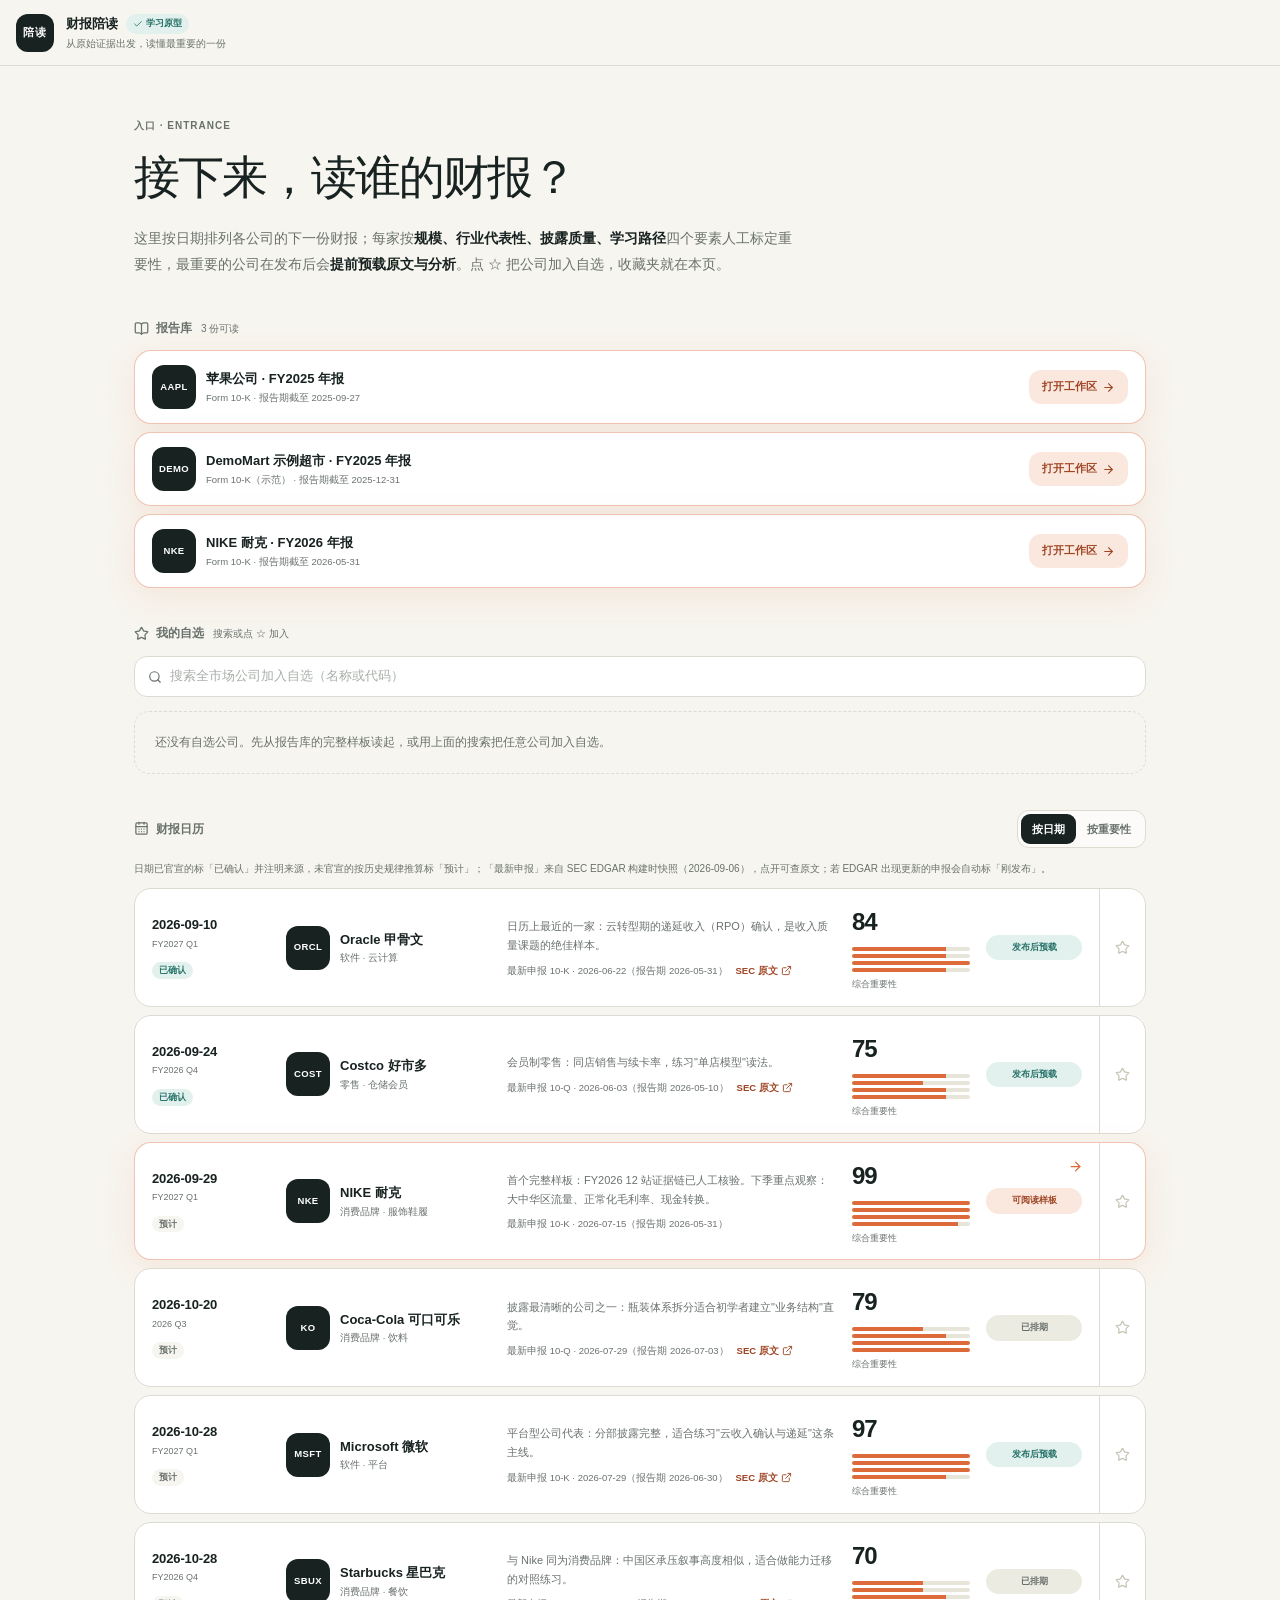
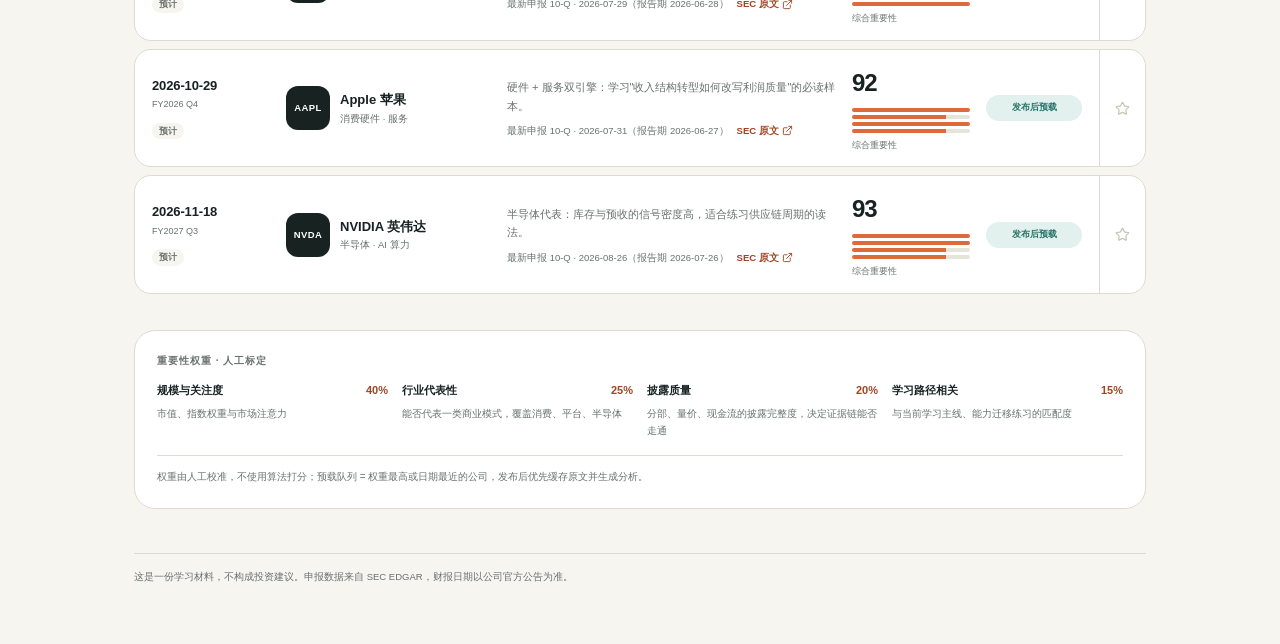
<file: index.html>
<!DOCTYPE html><html lang="zh-CN"><head><meta charSet="utf-8"/><meta name="viewport" content="width=device-width, initial-scale=1"/><link rel="stylesheet" href="./_next/static/css/index.B7MsFrTl.css" data-rsc-css-href="./_next/static/css/index.B7MsFrTl.css" data-precedence="vite-rsc/importer-resources"/><link rel="modulepreload" fetchPriority="low" href="./_next/static/chunks/index-BN39xEd4.js"/><script src="/./_next/static/chunks/rolldown-runtime-C60lm6uB.js" type="module" async=""></script><script src="/./_next/static/chunks/framework-D_rUT4EX.js" type="module" async=""></script><script src="/./_next/static/chunks/app-elements-H_Dr48wG.js" type="module" async=""></script><script src="/./_next/static/chunks/hash-Cp347hhd.js" type="module" async=""></script><script src="/./_next/static/chunks/record-uXSNv6cl.js" type="module" async=""></script><script src="/./_next/static/chunks/app-rsc-cache-busting-D0KzyD1b.js" type="module" async=""></script><script src="/./_next/static/chunks/app-rsc-render-mode-CvTCGruk.js" type="module" async=""></script><script src="/./_next/static/chunks/headers-C_MtfdF4.js" type="module" async=""></script><script src="/./_next/static/chunks/protocol-headers-B9-bVeat.js" type="module" async=""></script><script src="/./_next/static/chunks/deployment-id-DFhHa9wO.js" type="module" async=""></script><script src="/./_next/static/chunks/navigation-errors-D5LMQqDL.js" type="module" async=""></script><link rel="modulepreload" href="./_next/static/chunks/rolldown-runtime-C60lm6uB.js" crossorigin=""/><link rel="modulepreload" href="./_next/static/chunks/framework-D_rUT4EX.js" crossorigin=""/><link rel="modulepreload" href="./_next/static/chunks/app-elements-H_Dr48wG.js" crossorigin=""/><link rel="modulepreload" href="./_next/static/chunks/hash-Cp347hhd.js" crossorigin=""/><link rel="modulepreload" href="./_next/static/chunks/record-uXSNv6cl.js" crossorigin=""/><link rel="modulepreload" href="./_next/static/chunks/app-rsc-cache-busting-D0KzyD1b.js" crossorigin=""/><link rel="modulepreload" href="./_next/static/chunks/app-rsc-render-mode-CvTCGruk.js" crossorigin=""/><link rel="modulepreload" href="./_next/static/chunks/headers-C_MtfdF4.js" crossorigin=""/><link rel="modulepreload" href="./_next/static/chunks/protocol-headers-B9-bVeat.js" crossorigin=""/><link rel="modulepreload" href="./_next/static/chunks/deployment-id-DFhHa9wO.js" crossorigin=""/><link rel="modulepreload" href="./_next/static/chunks/navigation-errors-D5LMQqDL.js" crossorigin=""/><link rel="modulepreload" href="./_next/static/chunks/layout-segment-context-Dk6uV6Bw.js" crossorigin=""/><link rel="modulepreload" href="./_next/static/chunks/page-KfGIKK8o.js" crossorigin=""/><link rel="modulepreload" href="./_next/static/chunks/reports-DnUE1Am4.js" crossorigin=""/><title>财报陪读 · 财报学习入口</title><meta name="description" content="按日期追踪即将发布的公司财报，先读懂最重要的那几份。"/><script>Object.assign(((self[Symbol.for("vinext.navigationRuntime")]??={bootstrap:{routeManifest:null},functions:{}}).bootstrap.rsc??={rsc:[]}),{params:{},nav:{"pathname":"/","searchParams":[]}})</script><link rel="modulepreload" href="./_next/static/chunks/index-BN39xEd4.js" />
</head><body><main class="home-page"><header class="topbar"><div class="nke">陪读</div><div class="report-title"><div><b>财报陪读</b><span class="verified"><svg xmlns="http://www.w3.org/2000/svg" width="10" height="10" viewBox="0 0 24 24" fill="none" stroke="currentColor" stroke-width="2" stroke-linecap="round" stroke-linejoin="round" class="lucide lucide-check" aria-hidden="true"><path d="M20 6 9 17l-5-5"></path></svg> 学习原型</span></div><small>从原始证据出发，读懂最重要的一份</small></div></header><div class="home"><section class="home-hero"><p class="eyebrow">入口 · Entrance</p><h1>接下来，读谁的财报？</h1><p class="lead">这里按日期排列各公司的下一份财报；每家按<b>规模、行业代表性、披露质量、学习路径</b>四个要素人工标定重要性，最重要的公司在发布后会<b>提前预载原文与分析</b>。点 ☆ 把公司加入自选，收藏夹就在本页。</p></section><section class="home-section" aria-label="报告库"><div class="section-heading"><svg xmlns="http://www.w3.org/2000/svg" width="15" height="15" viewBox="0 0 24 24" fill="none" stroke="currentColor" stroke-width="2" stroke-linecap="round" stroke-linejoin="round" class="lucide lucide-book-open" aria-hidden="true"><path d="M12 5v16"></path><path d="M20.001 19A2 2 0 0022 17V5a2 2 0 00-1.999-2L16 3.002A5 5 0 0012 5a5 5 0 00-4-2H4a2 2 0 00-2 2v12a2 2 0 001.999 2H8a5 5 0 014 2 5 5 0 014-2z"></path></svg><h2>报告库</h2><span class="heading-note">3 份可读</span></div><ul class="report-list"><li class="report-item ready"><div class="co-id"><span class="ticker">AAPL</span><div><b>苹果公司<!-- --> · <!-- -->FY2025 年报</b><small>Form 10-K<!-- --> · 报告期截至 <!-- -->2025-09-27</small></div></div><a class="report-open" href="report/aapl-10k-fy2025/">打开工作区 <svg xmlns="http://www.w3.org/2000/svg" width="13" height="13" viewBox="0 0 24 24" fill="none" stroke="currentColor" stroke-width="2" stroke-linecap="round" stroke-linejoin="round" class="lucide lucide-arrow-right" aria-hidden="true"><path d="M5 12h14"></path><path d="m12 5 7 7-7 7"></path></svg></a></li><li class="report-item ready"><div class="co-id"><span class="ticker">DEMO</span><div><b>DemoMart 示例超市<!-- --> · <!-- -->FY2025 年报</b><small>Form 10-K（示范）<!-- --> · 报告期截至 <!-- -->2025-12-31</small></div></div><a class="report-open" href="report/demomart-fy2025/">打开工作区 <svg xmlns="http://www.w3.org/2000/svg" width="13" height="13" viewBox="0 0 24 24" fill="none" stroke="currentColor" stroke-width="2" stroke-linecap="round" stroke-linejoin="round" class="lucide lucide-arrow-right" aria-hidden="true"><path d="M5 12h14"></path><path d="m12 5 7 7-7 7"></path></svg></a></li><li class="report-item ready"><div class="co-id"><span class="ticker">NKE</span><div><b>NIKE 耐克<!-- --> · <!-- -->FY2026 年报</b><small>Form 10-K<!-- --> · 报告期截至 <!-- -->2026-05-31</small></div></div><a class="report-open" href="report/nike-fy2026/">打开工作区 <svg xmlns="http://www.w3.org/2000/svg" width="13" height="13" viewBox="0 0 24 24" fill="none" stroke="currentColor" stroke-width="2" stroke-linecap="round" stroke-linejoin="round" class="lucide lucide-arrow-right" aria-hidden="true"><path d="M5 12h14"></path><path d="m12 5 7 7-7 7"></path></svg></a></li></ul></section><section class="home-section" aria-label="我的自选"><div class="section-heading"><svg xmlns="http://www.w3.org/2000/svg" width="15" height="15" viewBox="0 0 24 24" fill="none" stroke="currentColor" stroke-width="2" stroke-linecap="round" stroke-linejoin="round" class="lucide lucide-star" aria-hidden="true"><path d="M11.525 2.295a.53.53 0 0 1 .95 0l2.31 4.679a2.123 2.123 0 0 0 1.595 1.16l5.166.756a.53.53 0 0 1 .294.904l-3.736 3.638a2.123 2.123 0 0 0-.611 1.878l.882 5.14a.53.53 0 0 1-.771.56l-4.618-2.428a2.122 2.122 0 0 0-1.973 0L6.396 21.01a.53.53 0 0 1-.77-.56l.881-5.139a2.122 2.122 0 0 0-.611-1.879L2.16 9.795a.53.53 0 0 1 .294-.906l5.165-.755a2.122 2.122 0 0 0 1.597-1.16z"></path></svg><h2>我的自选</h2><span class="heading-note">搜索或点 ☆ 加入</span></div><div class="co-search"><svg xmlns="http://www.w3.org/2000/svg" width="14" height="14" viewBox="0 0 24 24" fill="none" stroke="currentColor" stroke-width="2" stroke-linecap="round" stroke-linejoin="round" class="lucide lucide-search" aria-hidden="true"><path d="m21 21-4.34-4.34"></path><circle cx="11" cy="11" r="8"></circle></svg><input placeholder="搜索全市场公司加入自选（名称或代码）" aria-label="搜索公司" value=""/></div><div class="empty">还没有自选公司。先从报告库的完整样板读起，或用上面的搜索把任意公司加入自选。</div></section><section class="home-section" aria-label="财报日历"><div class="section-heading"><svg xmlns="http://www.w3.org/2000/svg" width="15" height="15" viewBox="0 0 24 24" fill="none" stroke="currentColor" stroke-width="2" stroke-linecap="round" stroke-linejoin="round" class="lucide lucide-calendar-days" aria-hidden="true"><path d="M8 2v3"></path><path d="M16 2v3"></path><rect x="3" y="3" width="18" height="18" rx="2"></rect><path d="M3 9h18"></path><path d="M8 13h.01"></path><path d="M12 13h.01"></path><path d="M16 13h.01"></path><path d="M8 17h.01"></path><path d="M12 17h.01"></path><path d="M16 17h.01"></path></svg><h2>财报日历</h2><div class="mode" role="tablist" aria-label="排序方式"><button class="active">按日期</button><button class="">按重要性</button></div></div><p class="cal-note">日期已官宣的标「已确认」并注明来源，未官宣的按历史规律推算标「预计」；「最新申报」来自 SEC EDGAR 构建时快照（<!-- -->2026-09-06<!-- -->），点开可查原文；若 EDGAR 出现更新的申报会自动标「刚发布」。</p><ul class="co-list"><li class="co queued"><div class="co-main"><div class="co-date"><b>2026-09-10</b><small>FY2027 Q1</small><span class="date-flag ok" title="Oracle 投资者关系公告（2026-09-02）· 盘后">已确认</span></div><div class="co-id"><span class="ticker">ORCL</span><div><b>Oracle 甲骨文</b><small>软件 · 云计算</small></div></div><div class="co-mid"><p class="co-hl">日历上最近的一家：云转型期的递延收入（RPO）确认，是收入质量课题的绝佳样本。</p><p class="co-fil">最新申报 <!-- -->10-K<!-- --> · <!-- -->2026-06-22<!-- -->（报告期 <!-- -->2026-05-31<!-- -->）<a href="https://www.sec.gov/Archives/edgar/data/1341439/000119312526277521/orcl-20260531.htm" target="_blank" rel="noreferrer">SEC 原文 <svg xmlns="http://www.w3.org/2000/svg" width="11" height="11" viewBox="0 0 24 24" fill="none" stroke="currentColor" stroke-width="2" stroke-linecap="round" stroke-linejoin="round" class="lucide lucide-external-link" aria-hidden="true"><path d="M15 3h6v6"></path><path d="M10 14 21 3"></path><path d="M18 13v6a2 2 0 0 1-2 2H5a2 2 0 0 1-2-2V8a2 2 0 0 1 2-2h6"></path></svg></a></p></div><div class="co-weight" title="规模与关注度 4/5；行业代表性 4/5；披露质量 5/5；学习路径相关 4/5"><b>84</b><div class="factor-bars"><i style="--v:80%"></i><i style="--v:80%"></i><i style="--v:100%"></i><i style="--v:80%"></i></div><small>综合重要性</small></div><span class="status-badge queued" title="重要性高：发布后自动拉取原文并生成分析链（原型阶段仅展示状态）">发布后预载</span></div><button class="star " aria-label="加入自选 Oracle 甲骨文"><svg xmlns="http://www.w3.org/2000/svg" width="15" height="15" viewBox="0 0 24 24" fill="none" stroke="currentColor" stroke-width="2" stroke-linecap="round" stroke-linejoin="round" class="lucide lucide-star" aria-hidden="true"><path d="M11.525 2.295a.53.53 0 0 1 .95 0l2.31 4.679a2.123 2.123 0 0 0 1.595 1.16l5.166.756a.53.53 0 0 1 .294.904l-3.736 3.638a2.123 2.123 0 0 0-.611 1.878l.882 5.14a.53.53 0 0 1-.771.56l-4.618-2.428a2.122 2.122 0 0 0-1.973 0L6.396 21.01a.53.53 0 0 1-.77-.56l.881-5.139a2.122 2.122 0 0 0-.611-1.879L2.16 9.795a.53.53 0 0 1 .294-.906l5.165-.755a2.122 2.122 0 0 0 1.597-1.16z"></path></svg></button></li><li class="co queued"><div class="co-main"><div class="co-date"><b>2026-09-24</b><small>FY2026 Q4</small><span class="date-flag ok" title="Costco 投资者关系日历 · 盘后">已确认</span></div><div class="co-id"><span class="ticker">COST</span><div><b>Costco 好市多</b><small>零售 · 仓储会员</small></div></div><div class="co-mid"><p class="co-hl">会员制零售：同店销售与续卡率，练习&quot;单店模型&quot;读法。</p><p class="co-fil">最新申报 <!-- -->10-Q<!-- --> · <!-- -->2026-06-03<!-- -->（报告期 <!-- -->2026-05-10<!-- -->）<a href="https://www.sec.gov/Archives/edgar/data/909832/000090983226000051/cost-20260510.htm" target="_blank" rel="noreferrer">SEC 原文 <svg xmlns="http://www.w3.org/2000/svg" width="11" height="11" viewBox="0 0 24 24" fill="none" stroke="currentColor" stroke-width="2" stroke-linecap="round" stroke-linejoin="round" class="lucide lucide-external-link" aria-hidden="true"><path d="M15 3h6v6"></path><path d="M10 14 21 3"></path><path d="M18 13v6a2 2 0 0 1-2 2H5a2 2 0 0 1-2-2V8a2 2 0 0 1 2-2h6"></path></svg></a></p></div><div class="co-weight" title="规模与关注度 4/5；行业代表性 3/5；披露质量 4/5；学习路径相关 4/5"><b>75</b><div class="factor-bars"><i style="--v:80%"></i><i style="--v:60%"></i><i style="--v:80%"></i><i style="--v:80%"></i></div><small>综合重要性</small></div><span class="status-badge queued" title="重要性高：发布后自动拉取原文并生成分析链（原型阶段仅展示状态）">发布后预载</span></div><button class="star " aria-label="加入自选 Costco 好市多"><svg xmlns="http://www.w3.org/2000/svg" width="15" height="15" viewBox="0 0 24 24" fill="none" stroke="currentColor" stroke-width="2" stroke-linecap="round" stroke-linejoin="round" class="lucide lucide-star" aria-hidden="true"><path d="M11.525 2.295a.53.53 0 0 1 .95 0l2.31 4.679a2.123 2.123 0 0 0 1.595 1.16l5.166.756a.53.53 0 0 1 .294.904l-3.736 3.638a2.123 2.123 0 0 0-.611 1.878l.882 5.14a.53.53 0 0 1-.771.56l-4.618-2.428a2.122 2.122 0 0 0-1.973 0L6.396 21.01a.53.53 0 0 1-.77-.56l.881-5.139a2.122 2.122 0 0 0-.611-1.879L2.16 9.795a.53.53 0 0 1 .294-.906l5.165-.755a2.122 2.122 0 0 0 1.597-1.16z"></path></svg></button></li><li class="co ready"><a class="co-main link" href="report/nike-fy2026/" aria-label="打开 NIKE 耐克 财报样板"><div class="co-date"><b>2026-09-29</b><small>FY2027 Q1</small><span class="date-flag" title="按历史规律推算（近年 Q1 均在 9 月末至 10 月初发布）">预计</span></div><div class="co-id"><span class="ticker">NKE</span><div><b>NIKE 耐克</b><small>消费品牌 · 服饰鞋履</small></div></div><div class="co-mid"><p class="co-hl">首个完整样板：FY2026 12 站证据链已人工核验。下季重点观察：大中华区流量、正常化毛利率、现金转换。</p><p class="co-fil">最新申报 <!-- -->10-K<!-- --> · <!-- -->2026-07-15<!-- -->（报告期 <!-- -->2026-05-31<!-- -->）</p></div><div class="co-weight" title="规模与关注度 5/5；行业代表性 5/5；披露质量 5/5；学习路径相关 4.5/5"><b>99</b><div class="factor-bars"><i style="--v:100%"></i><i style="--v:100%"></i><i style="--v:100%"></i><i style="--v:90%"></i></div><small>综合重要性</small></div><span class="status-badge ready" title="内容已人工核验，可直接进入">可阅读样板</span><svg xmlns="http://www.w3.org/2000/svg" width="15" height="15" viewBox="0 0 24 24" fill="none" stroke="currentColor" stroke-width="2" stroke-linecap="round" stroke-linejoin="round" class="lucide lucide-arrow-right go" aria-hidden="true"><path d="M5 12h14"></path><path d="m12 5 7 7-7 7"></path></svg></a><button class="star " aria-label="加入自选 NIKE 耐克"><svg xmlns="http://www.w3.org/2000/svg" width="15" height="15" viewBox="0 0 24 24" fill="none" stroke="currentColor" stroke-width="2" stroke-linecap="round" stroke-linejoin="round" class="lucide lucide-star" aria-hidden="true"><path d="M11.525 2.295a.53.53 0 0 1 .95 0l2.31 4.679a2.123 2.123 0 0 0 1.595 1.16l5.166.756a.53.53 0 0 1 .294.904l-3.736 3.638a2.123 2.123 0 0 0-.611 1.878l.882 5.14a.53.53 0 0 1-.771.56l-4.618-2.428a2.122 2.122 0 0 0-1.973 0L6.396 21.01a.53.53 0 0 1-.77-.56l.881-5.139a2.122 2.122 0 0 0-.611-1.879L2.16 9.795a.53.53 0 0 1 .294-.906l5.165-.755a2.122 2.122 0 0 0 1.597-1.16z"></path></svg></button></li><li class="co planned"><div class="co-main"><div class="co-date"><b>2026-10-20</b><small>2026 Q3</small><span class="date-flag" title="第三方预估（Zacks 等），公司通常提前数周官宣">预计</span></div><div class="co-id"><span class="ticker">KO</span><div><b>Coca-Cola 可口可乐</b><small>消费品牌 · 饮料</small></div></div><div class="co-mid"><p class="co-hl">披露最清晰的公司之一：瓶装体系拆分适合初学者建立&quot;业务结构&quot;直觉。</p><p class="co-fil">最新申报 <!-- -->10-Q<!-- --> · <!-- -->2026-07-29<!-- -->（报告期 <!-- -->2026-07-03<!-- -->）<a href="https://www.sec.gov/Archives/edgar/data/21344/000162828026050503/ko-20260703.htm" target="_blank" rel="noreferrer">SEC 原文 <svg xmlns="http://www.w3.org/2000/svg" width="11" height="11" viewBox="0 0 24 24" fill="none" stroke="currentColor" stroke-width="2" stroke-linecap="round" stroke-linejoin="round" class="lucide lucide-external-link" aria-hidden="true"><path d="M15 3h6v6"></path><path d="M10 14 21 3"></path><path d="M18 13v6a2 2 0 0 1-2 2H5a2 2 0 0 1-2-2V8a2 2 0 0 1 2-2h6"></path></svg></a></p></div><div class="co-weight" title="规模与关注度 3/5；行业代表性 4/5；披露质量 5/5；学习路径相关 5/5"><b>79</b><div class="factor-bars"><i style="--v:60%"></i><i style="--v:80%"></i><i style="--v:100%"></i><i style="--v:100%"></i></div><small>综合重要性</small></div><span class="status-badge planned" title="已进入覆盖名单，暂不在预载队列">已排期</span></div><button class="star " aria-label="加入自选 Coca-Cola 可口可乐"><svg xmlns="http://www.w3.org/2000/svg" width="15" height="15" viewBox="0 0 24 24" fill="none" stroke="currentColor" stroke-width="2" stroke-linecap="round" stroke-linejoin="round" class="lucide lucide-star" aria-hidden="true"><path d="M11.525 2.295a.53.53 0 0 1 .95 0l2.31 4.679a2.123 2.123 0 0 0 1.595 1.16l5.166.756a.53.53 0 0 1 .294.904l-3.736 3.638a2.123 2.123 0 0 0-.611 1.878l.882 5.14a.53.53 0 0 1-.771.56l-4.618-2.428a2.122 2.122 0 0 0-1.973 0L6.396 21.01a.53.53 0 0 1-.77-.56l.881-5.139a2.122 2.122 0 0 0-.611-1.879L2.16 9.795a.53.53 0 0 1 .294-.906l5.165-.755a2.122 2.122 0 0 0 1.597-1.16z"></path></svg></button></li><li class="co queued"><div class="co-main"><div class="co-date"><b>2026-10-28</b><small>FY2027 Q1</small><span class="date-flag" title="按历史规律推算，公司一般提前约三周官宣">预计</span></div><div class="co-id"><span class="ticker">MSFT</span><div><b>Microsoft 微软</b><small>软件 · 平台</small></div></div><div class="co-mid"><p class="co-hl">平台型公司代表：分部披露完整，适合练习&quot;云收入确认与递延&quot;这条主线。</p><p class="co-fil">最新申报 <!-- -->10-K<!-- --> · <!-- -->2026-07-29<!-- -->（报告期 <!-- -->2026-06-30<!-- -->）<a href="https://www.sec.gov/Archives/edgar/data/789019/000119312526323660/msft-20260630.htm" target="_blank" rel="noreferrer">SEC 原文 <svg xmlns="http://www.w3.org/2000/svg" width="11" height="11" viewBox="0 0 24 24" fill="none" stroke="currentColor" stroke-width="2" stroke-linecap="round" stroke-linejoin="round" class="lucide lucide-external-link" aria-hidden="true"><path d="M15 3h6v6"></path><path d="M10 14 21 3"></path><path d="M18 13v6a2 2 0 0 1-2 2H5a2 2 0 0 1-2-2V8a2 2 0 0 1 2-2h6"></path></svg></a></p></div><div class="co-weight" title="规模与关注度 5/5；行业代表性 5/5；披露质量 5/5；学习路径相关 4/5"><b>97</b><div class="factor-bars"><i style="--v:100%"></i><i style="--v:100%"></i><i style="--v:100%"></i><i style="--v:80%"></i></div><small>综合重要性</small></div><span class="status-badge queued" title="重要性高：发布后自动拉取原文并生成分析链（原型阶段仅展示状态）">发布后预载</span></div><button class="star " aria-label="加入自选 Microsoft 微软"><svg xmlns="http://www.w3.org/2000/svg" width="15" height="15" viewBox="0 0 24 24" fill="none" stroke="currentColor" stroke-width="2" stroke-linecap="round" stroke-linejoin="round" class="lucide lucide-star" aria-hidden="true"><path d="M11.525 2.295a.53.53 0 0 1 .95 0l2.31 4.679a2.123 2.123 0 0 0 1.595 1.16l5.166.756a.53.53 0 0 1 .294.904l-3.736 3.638a2.123 2.123 0 0 0-.611 1.878l.882 5.14a.53.53 0 0 1-.771.56l-4.618-2.428a2.122 2.122 0 0 0-1.973 0L6.396 21.01a.53.53 0 0 1-.77-.56l.881-5.139a2.122 2.122 0 0 0-.611-1.879L2.16 9.795a.53.53 0 0 1 .294-.906l5.165-.755a2.122 2.122 0 0 0 1.597-1.16z"></path></svg></button></li><li class="co planned"><div class="co-main"><div class="co-date"><b>2026-10-28</b><small>FY2026 Q4</small><span class="date-flag" title="按历史规律推算">预计</span></div><div class="co-id"><span class="ticker">SBUX</span><div><b>Starbucks 星巴克</b><small>消费品牌 · 餐饮</small></div></div><div class="co-mid"><p class="co-hl">与 Nike 同为消费品牌：中国区承压叙事高度相似，适合做能力迁移的对照练习。</p><p class="co-fil">最新申报 <!-- -->10-Q<!-- --> · <!-- -->2026-07-29<!-- -->（报告期 <!-- -->2026-06-28<!-- -->）<a href="https://www.sec.gov/Archives/edgar/data/829224/000082922426000130/sbux-20260628.htm" target="_blank" rel="noreferrer">SEC 原文 <svg xmlns="http://www.w3.org/2000/svg" width="11" height="11" viewBox="0 0 24 24" fill="none" stroke="currentColor" stroke-width="2" stroke-linecap="round" stroke-linejoin="round" class="lucide lucide-external-link" aria-hidden="true"><path d="M15 3h6v6"></path><path d="M10 14 21 3"></path><path d="M18 13v6a2 2 0 0 1-2 2H5a2 2 0 0 1-2-2V8a2 2 0 0 1 2-2h6"></path></svg></a></p></div><div class="co-weight" title="规模与关注度 3/5；行业代表性 3/5；披露质量 4/5；学习路径相关 5/5"><b>70</b><div class="factor-bars"><i style="--v:60%"></i><i style="--v:60%"></i><i style="--v:80%"></i><i style="--v:100%"></i></div><small>综合重要性</small></div><span class="status-badge planned" title="已进入覆盖名单，暂不在预载队列">已排期</span></div><button class="star " aria-label="加入自选 Starbucks 星巴克"><svg xmlns="http://www.w3.org/2000/svg" width="15" height="15" viewBox="0 0 24 24" fill="none" stroke="currentColor" stroke-width="2" stroke-linecap="round" stroke-linejoin="round" class="lucide lucide-star" aria-hidden="true"><path d="M11.525 2.295a.53.53 0 0 1 .95 0l2.31 4.679a2.123 2.123 0 0 0 1.595 1.16l5.166.756a.53.53 0 0 1 .294.904l-3.736 3.638a2.123 2.123 0 0 0-.611 1.878l.882 5.14a.53.53 0 0 1-.771.56l-4.618-2.428a2.122 2.122 0 0 0-1.973 0L6.396 21.01a.53.53 0 0 1-.77-.56l.881-5.139a2.122 2.122 0 0 0-.611-1.879L2.16 9.795a.53.53 0 0 1 .294-.906l5.165-.755a2.122 2.122 0 0 0 1.597-1.16z"></path></svg></button></li><li class="co queued"><div class="co-main"><div class="co-date"><b>2026-10-29</b><small>FY2026 Q4</small><span class="date-flag" title="按历史规律推算">预计</span></div><div class="co-id"><span class="ticker">AAPL</span><div><b>Apple 苹果</b><small>消费硬件 · 服务</small></div></div><div class="co-mid"><p class="co-hl">硬件 + 服务双引擎：学习&quot;收入结构转型如何改写利润质量&quot;的必读样本。</p><p class="co-fil">最新申报 <!-- -->10-Q<!-- --> · <!-- -->2026-07-31<!-- -->（报告期 <!-- -->2026-06-27<!-- -->）<a href="https://www.sec.gov/Archives/edgar/data/320193/000032019326000020/aapl-20260627.htm" target="_blank" rel="noreferrer">SEC 原文 <svg xmlns="http://www.w3.org/2000/svg" width="11" height="11" viewBox="0 0 24 24" fill="none" stroke="currentColor" stroke-width="2" stroke-linecap="round" stroke-linejoin="round" class="lucide lucide-external-link" aria-hidden="true"><path d="M15 3h6v6"></path><path d="M10 14 21 3"></path><path d="M18 13v6a2 2 0 0 1-2 2H5a2 2 0 0 1-2-2V8a2 2 0 0 1 2-2h6"></path></svg></a></p></div><div class="co-weight" title="规模与关注度 5/5；行业代表性 4/5；披露质量 5/5；学习路径相关 4/5"><b>92</b><div class="factor-bars"><i style="--v:100%"></i><i style="--v:80%"></i><i style="--v:100%"></i><i style="--v:80%"></i></div><small>综合重要性</small></div><span class="status-badge queued" title="重要性高：发布后自动拉取原文并生成分析链（原型阶段仅展示状态）">发布后预载</span></div><button class="star " aria-label="加入自选 Apple 苹果"><svg xmlns="http://www.w3.org/2000/svg" width="15" height="15" viewBox="0 0 24 24" fill="none" stroke="currentColor" stroke-width="2" stroke-linecap="round" stroke-linejoin="round" class="lucide lucide-star" aria-hidden="true"><path d="M11.525 2.295a.53.53 0 0 1 .95 0l2.31 4.679a2.123 2.123 0 0 0 1.595 1.16l5.166.756a.53.53 0 0 1 .294.904l-3.736 3.638a2.123 2.123 0 0 0-.611 1.878l.882 5.14a.53.53 0 0 1-.771.56l-4.618-2.428a2.122 2.122 0 0 0-1.973 0L6.396 21.01a.53.53 0 0 1-.77-.56l.881-5.139a2.122 2.122 0 0 0-.611-1.879L2.16 9.795a.53.53 0 0 1 .294-.906l5.165-.755a2.122 2.122 0 0 0 1.597-1.16z"></path></svg></button></li><li class="co queued"><div class="co-main"><div class="co-date"><b>2026-11-18</b><small>FY2027 Q3</small><span class="date-flag" title="按历史规律推算">预计</span></div><div class="co-id"><span class="ticker">NVDA</span><div><b>NVIDIA 英伟达</b><small>半导体 · AI 算力</small></div></div><div class="co-mid"><p class="co-hl">半导体代表：库存与预收的信号密度高，适合练习供应链周期的读法。</p><p class="co-fil">最新申报 <!-- -->10-Q<!-- --> · <!-- -->2026-08-26<!-- -->（报告期 <!-- -->2026-07-26<!-- -->）<a href="https://www.sec.gov/Archives/edgar/data/1045810/000104581026000075/nvda-20260726.htm" target="_blank" rel="noreferrer">SEC 原文 <svg xmlns="http://www.w3.org/2000/svg" width="11" height="11" viewBox="0 0 24 24" fill="none" stroke="currentColor" stroke-width="2" stroke-linecap="round" stroke-linejoin="round" class="lucide lucide-external-link" aria-hidden="true"><path d="M15 3h6v6"></path><path d="M10 14 21 3"></path><path d="M18 13v6a2 2 0 0 1-2 2H5a2 2 0 0 1-2-2V8a2 2 0 0 1 2-2h6"></path></svg></a></p></div><div class="co-weight" title="规模与关注度 5/5；行业代表性 5/5；披露质量 4/5；学习路径相关 4/5"><b>93</b><div class="factor-bars"><i style="--v:100%"></i><i style="--v:100%"></i><i style="--v:80%"></i><i style="--v:80%"></i></div><small>综合重要性</small></div><span class="status-badge queued" title="重要性高：发布后自动拉取原文并生成分析链（原型阶段仅展示状态）">发布后预载</span></div><button class="star " aria-label="加入自选 NVIDIA 英伟达"><svg xmlns="http://www.w3.org/2000/svg" width="15" height="15" viewBox="0 0 24 24" fill="none" stroke="currentColor" stroke-width="2" stroke-linecap="round" stroke-linejoin="round" class="lucide lucide-star" aria-hidden="true"><path d="M11.525 2.295a.53.53 0 0 1 .95 0l2.31 4.679a2.123 2.123 0 0 0 1.595 1.16l5.166.756a.53.53 0 0 1 .294.904l-3.736 3.638a2.123 2.123 0 0 0-.611 1.878l.882 5.14a.53.53 0 0 1-.771.56l-4.618-2.428a2.122 2.122 0 0 0-1.973 0L6.396 21.01a.53.53 0 0 1-.77-.56l.881-5.139a2.122 2.122 0 0 0-.611-1.879L2.16 9.795a.53.53 0 0 1 .294-.906l5.165-.755a2.122 2.122 0 0 0 1.597-1.16z"></path></svg></button></li></ul></section><section class="home-section" aria-label="重要性权重说明"><div class="weight-note"><p class="eyebrow">重要性权重 · 人工标定</p><div class="factor-grid"><div><b>规模与关注度<span>40%</span></b><p>市值、指数权重与市场注意力</p></div><div><b>行业代表性<span>25%</span></b><p>能否代表一类商业模式，覆盖消费、平台、半导体</p></div><div><b>披露质量<span>20%</span></b><p>分部、量价、现金流的披露完整度，决定证据链能否走通</p></div><div><b>学习路径相关<span>15%</span></b><p>与当前学习主线、能力迁移练习的匹配度</p></div></div><p class="factor-foot">权重由人工校准，不使用算法打分；预载队列 = 权重最高或日期最近的公司，发布后优先缓存原文并生成分析。</p></div></section><footer class="home-foot">这是一份学习材料，不构成投资建议。申报数据来自 SEC EDGAR，财报日期以公司官方公告为准。</footer></div></main><script type="module" src="./_next/static/chunks/index-BN39xEd4.js" id="_R_" async=""></script><script>((self[Symbol.for("vinext.navigationRuntime")]??={bootstrap:{routeManifest:null},functions:{}}).bootstrap.rsc??={rsc:[]}).rsc.push("2:I[\"c5beb10df826\",[],\"Children\",1]\n")</script><script>((self[Symbol.for("vinext.navigationRuntime")]??={bootstrap:{routeManifest:null},functions:{}}).bootstrap.rsc??={rsc:[]}).rsc.push("3:I[\"0dc7e6a5ccb2\",[],\"GlobalErrorBoundary\",1]\n")</script><script>((self[Symbol.for("vinext.navigationRuntime")]??={bootstrap:{routeManifest:null},functions:{}}).bootstrap.rsc??={rsc:[]}).rsc.push("4:I[\"610eead2fe97\",[],\"default\",1]\n")</script><script>((self[Symbol.for("vinext.navigationRuntime")]??={bootstrap:{routeManifest:null},functions:{}}).bootstrap.rsc??={rsc:[]}).rsc.push("5:I[\"0dc7e6a5ccb2\",[],\"ErrorBoundary\",1]\n")</script><script>((self[Symbol.for("vinext.navigationRuntime")]??={bootstrap:{routeManifest:null},functions:{}}).bootstrap.rsc??={rsc:[]}).rsc.push("6:I[\"8c444080ebb8\",[],\"LayoutSegmentProvider\",1]\n")</script><script>((self[Symbol.for("vinext.navigationRuntime")]??={bootstrap:{routeManifest:null},functions:{}}).bootstrap.rsc??={rsc:[]}).rsc.push("7:I[\"c5beb10df826\",[],\"Slot\",1]\n")</script><script>((self[Symbol.for("vinext.navigationRuntime")]??={bootstrap:{routeManifest:null},functions:{}}).bootstrap.rsc??={rsc:[]}).rsc.push("8:I[\"0dc7e6a5ccb2\",[],\"NotFoundBoundary\",1]\n")</script><script>((self[Symbol.for("vinext.navigationRuntime")]??={bootstrap:{routeManifest:null},functions:{}}).bootstrap.rsc??={rsc:[]}).rsc.push("9:I[\"40fe166cc87b\",[],\"AppRouterScrollTarget\",1]\n")</script><script>((self[Symbol.for("vinext.navigationRuntime")]??={bootstrap:{routeManifest:null},functions:{}}).bootstrap.rsc??={rsc:[]}).rsc.push("a:I[\"0dc7e6a5ccb2\",[],\"RedirectBoundary\",1]\n")</script><script>((self[Symbol.for("vinext.navigationRuntime")]??={bootstrap:{routeManifest:null},functions:{}}).bootstrap.rsc??={rsc:[]}).rsc.push(":HL[\"./_next/static/css/index.B7MsFrTl.css\",\"style\"     ]\n")</script><script>((self[Symbol.for("vinext.navigationRuntime")]??={bootstrap:{routeManifest:null},functions:{}}).bootstrap.rsc??={rsc:[]}).rsc.push("0:{\"page:/\":\"$L1\",\"layout:/\":[[[\"$\",\"link\",\"css:./_next/static/css/index.B7MsFrTl.css\",{\"rel\":\"stylesheet\",\"precedence\":\"vite-rsc/importer-resources\",\"href\":\"./_next/static/css/index.B7MsFrTl.css\",\"data-rsc-css-href\":\"./_next/static/css/index.B7MsFrTl.css\"}],\"$undefined\"],[\"$\",\"html\",null,{\"lang\":\"zh-CN\",\"children\":[\"$\",\"body\",null,{\"children\":[\"$\",\"$L2\",null,{}]}]}]],\"route:/\":[[[\"$\",\"meta\",null,{\"charSet\":\"utf-8\"}],[[\"$\",\"title\",\"0\",{\"children\":\"财报陪读 · 财报学习入口\"}],[\"$\",\"meta\",\"1\",{\"name\":\"description\",\"content\":\"按日期追踪即将发布的公司财报，先读懂最重要的那几份。\"}]],[[\"$\",\"meta\",\"0\",{\"name\":\"viewport\",\"content\":\"width=device-width, initial-scale=1\"}]]],[\"$\",\"$L3\",null,{\"fallback\":\"$4\",\"children\":[\"$\",\"$L5\",null,{\"fallback\":\"$4\",\"children\":[\"$\",\"$L6\",null,{\"providerId\":\"layout:/\",\"segmentMap\":{\"children\":[]},\"children\":[\"$\",\"$L7\",null,{\"id\":\"layout:/\",\"parallelSlots\":\"$undefined\",\"children\":[\"$\",\"$L8\",null,{\"resetKey\":\"\",\"fallback\":[[\"$\",\"title\",null,{\"children\":\"404: This page could not be found.\"}],[\"$\",\"div\",null,{\"style\":{\"fontFamily\":\"system-ui,\\\"Segoe UI\\\",Roboto,Helvetica,Arial,sans-serif,\\\"Apple Color Emoji\\\",\\\"Segoe UI Emoji\\\"\",\"height\":\"100vh\",\"textAlign\":\"center\",\"display\":\"flex\",\"flexDirection\":\"column\",\"alignItems\":\"center\",\"justifyContent\":\"center\"},\"children\":[\"$\",\"div\",null,{\"children\":[[\"$\",\"style\",null,{\"dangerouslySetInnerHTML\":{\"__html\":\"body{color:#000;background:#fff;margin:0}.next-error-h1{border-right:1px solid rgba(0,0,0,.3)}@media (prefers-color-scheme:dark){body{color:#fff;background:#000}.next-error-h1{border-right:1px solid rgba(255,255,255,.3)}}\"}}],[\"$\",\"h1\",null,{\"className\":\"next-error-h1\",\"style\":{\"display\":\"inline-block\",\"margin\":\"0 20px 0 0\",\"padding\":\"0 23px 0 0\",\"fontSize\":24,\"fontWeight\":500,\"verticalAlign\":\"top\",\"lineHeight\":\"49px\"},\"children\":404}],[\"$\",\"div\",null,{\"style\":{\"display\":\"inline-block\"},\"children\":[\"$\",\"h2\",null,{\"style\":{\"fontSize\":14,\"fontWeight\":400,\"lineHeight\":\"49px\",\"margin\":0},\"children\":\"This page could not be found.\"}]}]]}]}]],\"children\":[\"$\",\"$L9\",null,{\"children\":[\"$\",\"$La\",null,{\"children\":[[\"$\",\"$L6\",null,{\"providerId\":\"page:/\",\"segmentMap\":{\"children\":[\"__PAGE__\"]},\"children\":[\"$\",\"$L7\",null,{\"id\":\"page:/\"}]}],null]}]}]}]}]}]}]}],null,null],\"__route\":\"route:/\",\"__interceptionContext\":null,\"__layoutIds\":[\"layout:/\"],\"__rootLayout\":\"/\",\"__bfcacheSegmentIdentities\":{\"layout:/\":\"[\\\"layout\\\",\\\"layout:/\\\",\\\"root-boundary:/\\\",\\\"\\\"]\",\"page:/\":\"[\\\"page\\\",\\\"page:/\\\",\\\"root-boundary:/\\\",\\\"\\\"]\"},\"__srcPage\":[\"page\"],\"__layoutFlags\":{\"layout:/\":\"s\"},\"__artifactCompatibility\":{\"schemaVersion\":1,\"graphVersion\":\"app-route-graph:1177fd80f83fa7b0\",\"deploymentVersion\":\"f934a662-129f-4d2f-aa20-b7b7e61be149\",\"appElementsSchemaVersion\":1,\"rscPayloadSchemaVersion\":1,\"rootBoundaryId\":\"/\",\"renderEpoch\":null}}\n")</script><script>((self[Symbol.for("vinext.navigationRuntime")]??={bootstrap:{routeManifest:null},functions:{}}).bootstrap.rsc??={rsc:[]}).rsc.push("b:I[\"6efdf509a785\",[],\"default\",1]\n")</script><script>((self[Symbol.for("vinext.navigationRuntime")]??={bootstrap:{routeManifest:null},functions:{}}).bootstrap.rsc??={rsc:[]}).rsc.push("1:[\"$\",\"$Lb\",null,{\"params\":\"$@c\",\"searchParams\":\"$@d\"}]\n")</script><script>((self[Symbol.for("vinext.navigationRuntime")]??={bootstrap:{routeManifest:null},functions:{}}).bootstrap.rsc??={rsc:[]}).rsc.push("c:{}\n")</script><script>((self[Symbol.for("vinext.navigationRuntime")]??={bootstrap:{routeManifest:null},functions:{}}).bootstrap.rsc??={rsc:[]}).rsc.push("d:{}\n")</script><script>Object.assign(((self[Symbol.for("vinext.navigationRuntime")]??={bootstrap:{routeManifest:null},functions:{}}).bootstrap.rsc??={rsc:[]}),{"initialCacheKind":"dynamic"});((self[Symbol.for("vinext.navigationRuntime")]??={bootstrap:{routeManifest:null},functions:{}}).bootstrap.rsc??={rsc:[]}).done=true</script></body></html>
</file>
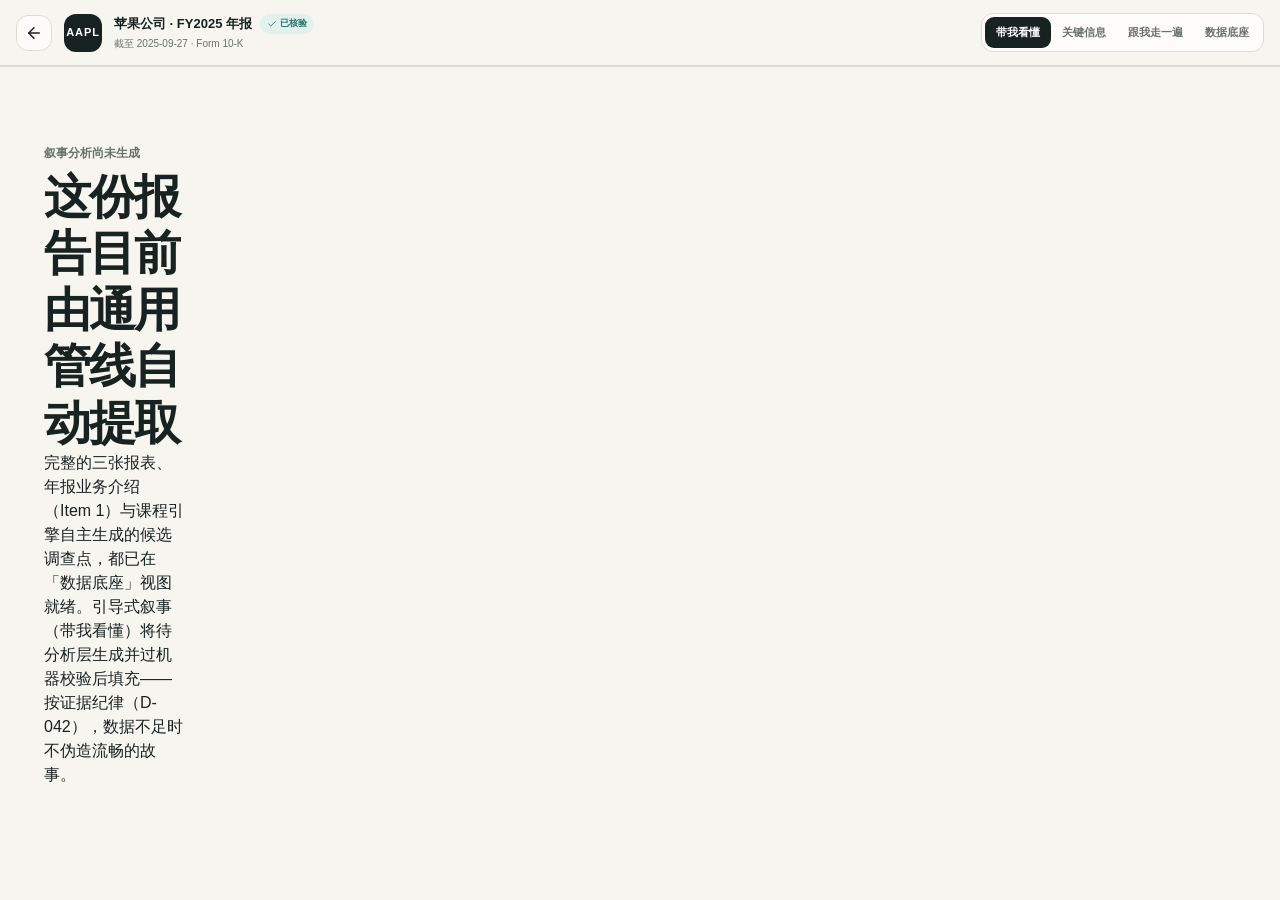
<file: report/aapl-10k-fy2025/index.html>
<!DOCTYPE html><html lang="zh-CN"><head><meta charSet="utf-8"/><meta name="viewport" content="width=device-width, initial-scale=1"/><link rel="stylesheet" href="./_next/static/css/index.B7MsFrTl.css" data-rsc-css-href="./_next/static/css/index.B7MsFrTl.css" data-precedence="vite-rsc/importer-resources"/><link rel="modulepreload" fetchPriority="low" href="./_next/static/chunks/index-BN39xEd4.js"/><script src="/./_next/static/chunks/rolldown-runtime-C60lm6uB.js" type="module" async=""></script><script src="/./_next/static/chunks/framework-D_rUT4EX.js" type="module" async=""></script><script src="/./_next/static/chunks/app-elements-H_Dr48wG.js" type="module" async=""></script><script src="/./_next/static/chunks/hash-Cp347hhd.js" type="module" async=""></script><script src="/./_next/static/chunks/record-uXSNv6cl.js" type="module" async=""></script><script src="/./_next/static/chunks/app-rsc-cache-busting-D0KzyD1b.js" type="module" async=""></script><script src="/./_next/static/chunks/app-rsc-render-mode-CvTCGruk.js" type="module" async=""></script><script src="/./_next/static/chunks/headers-C_MtfdF4.js" type="module" async=""></script><script src="/./_next/static/chunks/protocol-headers-B9-bVeat.js" type="module" async=""></script><script src="/./_next/static/chunks/deployment-id-DFhHa9wO.js" type="module" async=""></script><script src="/./_next/static/chunks/navigation-errors-D5LMQqDL.js" type="module" async=""></script><link rel="modulepreload" href="./_next/static/chunks/rolldown-runtime-C60lm6uB.js" crossorigin=""/><link rel="modulepreload" href="./_next/static/chunks/framework-D_rUT4EX.js" crossorigin=""/><link rel="modulepreload" href="./_next/static/chunks/app-elements-H_Dr48wG.js" crossorigin=""/><link rel="modulepreload" href="./_next/static/chunks/hash-Cp347hhd.js" crossorigin=""/><link rel="modulepreload" href="./_next/static/chunks/record-uXSNv6cl.js" crossorigin=""/><link rel="modulepreload" href="./_next/static/chunks/app-rsc-cache-busting-D0KzyD1b.js" crossorigin=""/><link rel="modulepreload" href="./_next/static/chunks/app-rsc-render-mode-CvTCGruk.js" crossorigin=""/><link rel="modulepreload" href="./_next/static/chunks/headers-C_MtfdF4.js" crossorigin=""/><link rel="modulepreload" href="./_next/static/chunks/protocol-headers-B9-bVeat.js" crossorigin=""/><link rel="modulepreload" href="./_next/static/chunks/deployment-id-DFhHa9wO.js" crossorigin=""/><link rel="modulepreload" href="./_next/static/chunks/navigation-errors-D5LMQqDL.js" crossorigin=""/><link rel="modulepreload" href="./_next/static/chunks/layout-segment-context-Dk6uV6Bw.js" crossorigin=""/><link rel="modulepreload" href="./_next/static/chunks/ReportWorkspace-DlFn3mbG.js" crossorigin=""/><link rel="modulepreload" href="./_next/static/chunks/reports-DnUE1Am4.js" crossorigin=""/><link rel="modulepreload" href="./_next/static/chunks/app-route-prefetch-policy-CVM1lZ8o.js" crossorigin=""/><link rel="modulepreload" href="./_next/static/chunks/query-DtBGhX2J.js" crossorigin=""/><title>财报陪读｜苹果公司 FY2025 年报</title><meta name="description" content="从原始证据出发，一步一步读懂 苹果公司 FY2025 年报。"/><script>Object.assign(((self[Symbol.for("vinext.navigationRuntime")]??={bootstrap:{routeManifest:null},functions:{}}).bootstrap.rsc??={rsc:[]}),{params:{"reportId":"aapl-10k-fy2025"},nav:{"pathname":"/report/aapl-10k-fy2025","searchParams":[]}})</script><link rel="modulepreload" href="./_next/static/chunks/index-BN39xEd4.js" />
</head><body><main class="min-h-screen bg-paper text-ink"><header class="topbar"><a href="/" class="icon" aria-label="返回入口"><svg xmlns="http://www.w3.org/2000/svg" width="18" height="18" viewBox="0 0 24 24" fill="none" stroke="currentColor" stroke-width="2" stroke-linecap="round" stroke-linejoin="round" class="lucide lucide-arrow-left" aria-hidden="true"><path d="m12 19-7-7 7-7"></path><path d="M19 12H5"></path></svg></a><div class="nke">AAPL</div><div class="report-title"><div><b>苹果公司<!-- --> · <!-- -->FY2025 年报</b><span class="verified"><svg xmlns="http://www.w3.org/2000/svg" width="10" height="10" viewBox="0 0 24 24" fill="none" stroke="currentColor" stroke-width="2" stroke-linecap="round" stroke-linejoin="round" class="lucide lucide-check" aria-hidden="true"><path d="M20 6 9 17l-5-5"></path></svg> <!-- -->已核验</span></div><small>截至 <!-- -->2025-09-27<!-- --> · <!-- -->Form 10-K</small></div><div class="mode"><button class="active">带我看懂</button><button class="">关键信息</button><button class="">跟我走一遍</button><button class="">数据底座</button></div><button class="icon mobile" aria-label="打开目录"><svg xmlns="http://www.w3.org/2000/svg" width="18" height="18" viewBox="0 0 24 24" fill="none" stroke="currentColor" stroke-width="2" stroke-linecap="round" stroke-linejoin="round" class="lucide lucide-menu" aria-hidden="true"><path d="M4 5h16"></path><path d="M4 12h16"></path><path d="M4 19h16"></path></svg></button><div class="progress"><i style="width:0%"></i></div></header><div class="workspace"><article class="story"><p class="prompt">叙事分析尚未生成</p><h1>这份报告目前由通用管线自动提取</h1><p>完整的三张报表、年报业务介绍（Item 1）与课程引擎自主生成的候选调查点，都已在「数据底座」视图就绪。引导式叙事（带我看懂）将待分析层生成并过机器校验后填充——按证据纪律（D-042），数据不足时不伪造流畅的故事。</p></article></div></main><script type="module" src="./_next/static/chunks/index-BN39xEd4.js" id="_R_" async=""></script><script>((self[Symbol.for("vinext.navigationRuntime")]??={bootstrap:{routeManifest:null},functions:{}}).bootstrap.rsc??={rsc:[]}).rsc.push("0:{\"__staticSiblings\":[\"nike\"],\"page:/report/aapl-10k-fy2025\":\"$L1\",\"layout:/\":\"$L2\",\"route:/report/aapl-10k-fy2025\":\"$L3\",\"__route\":\"route:/report/aapl-10k-fy2025\",\"__interceptionContext\":null,\"__layoutIds\":[\"layout:/\"],\"__rootLayout\":\"/\",\"__bfcacheSegmentIdentities\":{\"layout:/\":\"[\\\"layout\\\",\\\"layout:/\\\",\\\"root-boundary:/\\\",\\\"\\\"]\",\"page:/report/aapl-10k-fy2025\":\"[\\\"page\\\",\\\"page:/report/:reportId\\\",\\\"root-boundary:/\\\",\\\"[\\\\\\\"report\\\\\\\",\\\\\\\"reportId|aapl-10k-fy2025|d\\\\\\\"]\\\"]\"},\"__srcPage\":[\"report\",\"[reportId]\",\"page\"],\"__layoutFlags\":{\"layout:/\":\"s\"},\"__artifactCompatibility\":{\"schemaVersion\":1,\"graphVersion\":\"app-route-graph:d5636b1d353316df\",\"deploymentVersion\":\"f934a662-129f-4d2f-aa20-b7b7e61be149\",\"appElementsSchemaVersion\":1,\"rscPayloadSchemaVersion\":1,\"rootBoundaryId\":\"/\",\"renderEpoch\":null}}\n")</script><script>((self[Symbol.for("vinext.navigationRuntime")]??={bootstrap:{routeManifest:null},functions:{}}).bootstrap.rsc??={rsc:[]}).rsc.push("4:I[\"c5beb10df826\",[],\"Children\",1]\n")</script><script>((self[Symbol.for("vinext.navigationRuntime")]??={bootstrap:{routeManifest:null},functions:{}}).bootstrap.rsc??={rsc:[]}).rsc.push("5:I[\"0dc7e6a5ccb2\",[],\"GlobalErrorBoundary\",1]\n")</script><script>((self[Symbol.for("vinext.navigationRuntime")]??={bootstrap:{routeManifest:null},functions:{}}).bootstrap.rsc??={rsc:[]}).rsc.push("6:I[\"610eead2fe97\",[],\"default\",1]\n")</script><script>((self[Symbol.for("vinext.navigationRuntime")]??={bootstrap:{routeManifest:null},functions:{}}).bootstrap.rsc??={rsc:[]}).rsc.push("7:I[\"0dc7e6a5ccb2\",[],\"ErrorBoundary\",1]\n")</script><script>((self[Symbol.for("vinext.navigationRuntime")]??={bootstrap:{routeManifest:null},functions:{}}).bootstrap.rsc??={rsc:[]}).rsc.push("8:I[\"8c444080ebb8\",[],\"LayoutSegmentProvider\",1]\n")</script><script>((self[Symbol.for("vinext.navigationRuntime")]??={bootstrap:{routeManifest:null},functions:{}}).bootstrap.rsc??={rsc:[]}).rsc.push("9:I[\"c5beb10df826\",[],\"Slot\",1]\n")</script><script>((self[Symbol.for("vinext.navigationRuntime")]??={bootstrap:{routeManifest:null},functions:{}}).bootstrap.rsc??={rsc:[]}).rsc.push("a:I[\"0dc7e6a5ccb2\",[],\"NotFoundBoundary\",1]\n")</script><script>((self[Symbol.for("vinext.navigationRuntime")]??={bootstrap:{routeManifest:null},functions:{}}).bootstrap.rsc??={rsc:[]}).rsc.push("b:I[\"40fe166cc87b\",[],\"AppRouterScrollTarget\",1]\n")</script><script>((self[Symbol.for("vinext.navigationRuntime")]??={bootstrap:{routeManifest:null},functions:{}}).bootstrap.rsc??={rsc:[]}).rsc.push("c:I[\"0dc7e6a5ccb2\",[],\"RedirectBoundary\",1]\n")</script><script>((self[Symbol.for("vinext.navigationRuntime")]??={bootstrap:{routeManifest:null},functions:{}}).bootstrap.rsc??={rsc:[]}).rsc.push(":HL[\"./_next/static/css/index.B7MsFrTl.css\",\"style\"     ]\n")</script><script>((self[Symbol.for("vinext.navigationRuntime")]??={bootstrap:{routeManifest:null},functions:{}}).bootstrap.rsc??={rsc:[]}).rsc.push("2:[[[\"$\",\"link\",\"css:./_next/static/css/index.B7MsFrTl.css\",{\"rel\":\"stylesheet\",\"precedence\":\"vite-rsc/importer-resources\",\"href\":\"./_next/static/css/index.B7MsFrTl.css\",\"data-rsc-css-href\":\"./_next/static/css/index.B7MsFrTl.css\"}],\"$undefined\"],[\"$\",\"html\",null,{\"lang\":\"zh-CN\",\"children\":[\"$\",\"body\",null,{\"children\":[\"$\",\"$L4\",null,{}]}]}]]\n")</script><script>((self[Symbol.for("vinext.navigationRuntime")]??={bootstrap:{routeManifest:null},functions:{}}).bootstrap.rsc??={rsc:[]}).rsc.push("3:[[[\"$\",\"meta\",null,{\"charSet\":\"utf-8\"}],[[\"$\",\"title\",\"0\",{\"children\":\"财报陪读｜苹果公司 FY2025 年报\"}],[\"$\",\"meta\",\"1\",{\"name\":\"description\",\"content\":\"从原始证据出发，一步一步读懂 苹果公司 FY2025 年报。\"}]],[[\"$\",\"meta\",\"0\",{\"name\":\"viewport\",\"content\":\"width=device-width, initial-scale=1\"}]]],[\"$\",\"$L5\",null,{\"fallback\":\"$6\",\"children\":[\"$\",\"$L7\",null,{\"fallback\":\"$6\",\"children\":[\"$\",\"$L8\",null,{\"providerId\":\"layout:/\",\"segmentMap\":{\"children\":[\"report\",\"aapl-10k-fy2025\"]},\"children\":[\"$\",\"$L9\",null,{\"id\":\"layout:/\",\"parallelSlots\":\"$undefined\",\"children\":[\"$\",\"$La\",null,{\"resetKey\":\"report\",\"fallback\":[[\"$\",\"title\",null,{\"children\":\"404: This page could not be found.\"}],[\"$\",\"div\",null,{\"style\":{\"fontFamily\":\"system-ui,\\\"Segoe UI\\\",Roboto,Helvetica,Arial,sans-serif,\\\"Apple Color Emoji\\\",\\\"Segoe UI Emoji\\\"\",\"height\":\"100vh\",\"textAlign\":\"center\",\"display\":\"flex\",\"flexDirection\":\"column\",\"alignItems\":\"center\",\"justifyContent\":\"center\"},\"children\":[\"$\",\"div\",null,{\"children\":[[\"$\",\"style\",null,{\"dangerouslySetInnerHTML\":{\"__html\":\"body{color:#000;background:#fff;margin:0}.next-error-h1{border-right:1px solid rgba(0,0,0,.3)}@media (prefers-color-scheme:dark){body{color:#fff;background:#000}.next-error-h1{border-right:1px solid rgba(255,255,255,.3)}}\"}}],[\"$\",\"h1\",null,{\"className\":\"next-error-h1\",\"style\":{\"display\":\"inline-block\",\"margin\":\"0 20px 0 0\",\"padding\":\"0 23px 0 0\",\"fontSize\":24,\"fontWeight\":500,\"verticalAlign\":\"top\",\"lineHeight\":\"49px\"},\"children\":404}],[\"$\",\"div\",null,{\"style\":{\"display\":\"inline-block\"},\"children\":[\"$\",\"h2\",null,{\"style\":{\"fontSize\":14,\"fontWeight\":400,\"lineHeight\":\"49px\",\"margin\":0},\"children\":\"This page could not be found.\"}]}]]}]}]],\"children\":[\"$\",\"$Lb\",null,{\"children\":[\"$\",\"$Lc\",null,{\"children\":[[\"$\",\"$L8\",null,{\"providerId\":\"page:/report/aapl-10k-fy2025\",\"segmentMap\":{\"children\":[\"__PAGE__\"]},\"children\":[\"$\",\"$L9\",null,{\"id\":\"page:/report/aapl-10k-fy2025\"}]}],null]}]}]}]}]}]}]}],null,null]\n")</script><script>((self[Symbol.for("vinext.navigationRuntime")]??={bootstrap:{routeManifest:null},functions:{}}).bootstrap.rsc??={rsc:[]}).rsc.push("d:I[\"a46c35824519\",[],\"default\",1]\n")</script><script>((self[Symbol.for("vinext.navigationRuntime")]??={bootstrap:{routeManifest:null},functions:{}}).bootstrap.rsc??={rsc:[]}).rsc.push("1:[\"$\",\"$Ld\",null,{\"reportId\":\"aapl-10k-fy2025\"}]\n")</script><script>Object.assign(((self[Symbol.for("vinext.navigationRuntime")]??={bootstrap:{routeManifest:null},functions:{}}).bootstrap.rsc??={rsc:[]}),{"initialCacheKind":"static"});((self[Symbol.for("vinext.navigationRuntime")]??={bootstrap:{routeManifest:null},functions:{}}).bootstrap.rsc??={rsc:[]}).done=true</script></body></html>
</file>
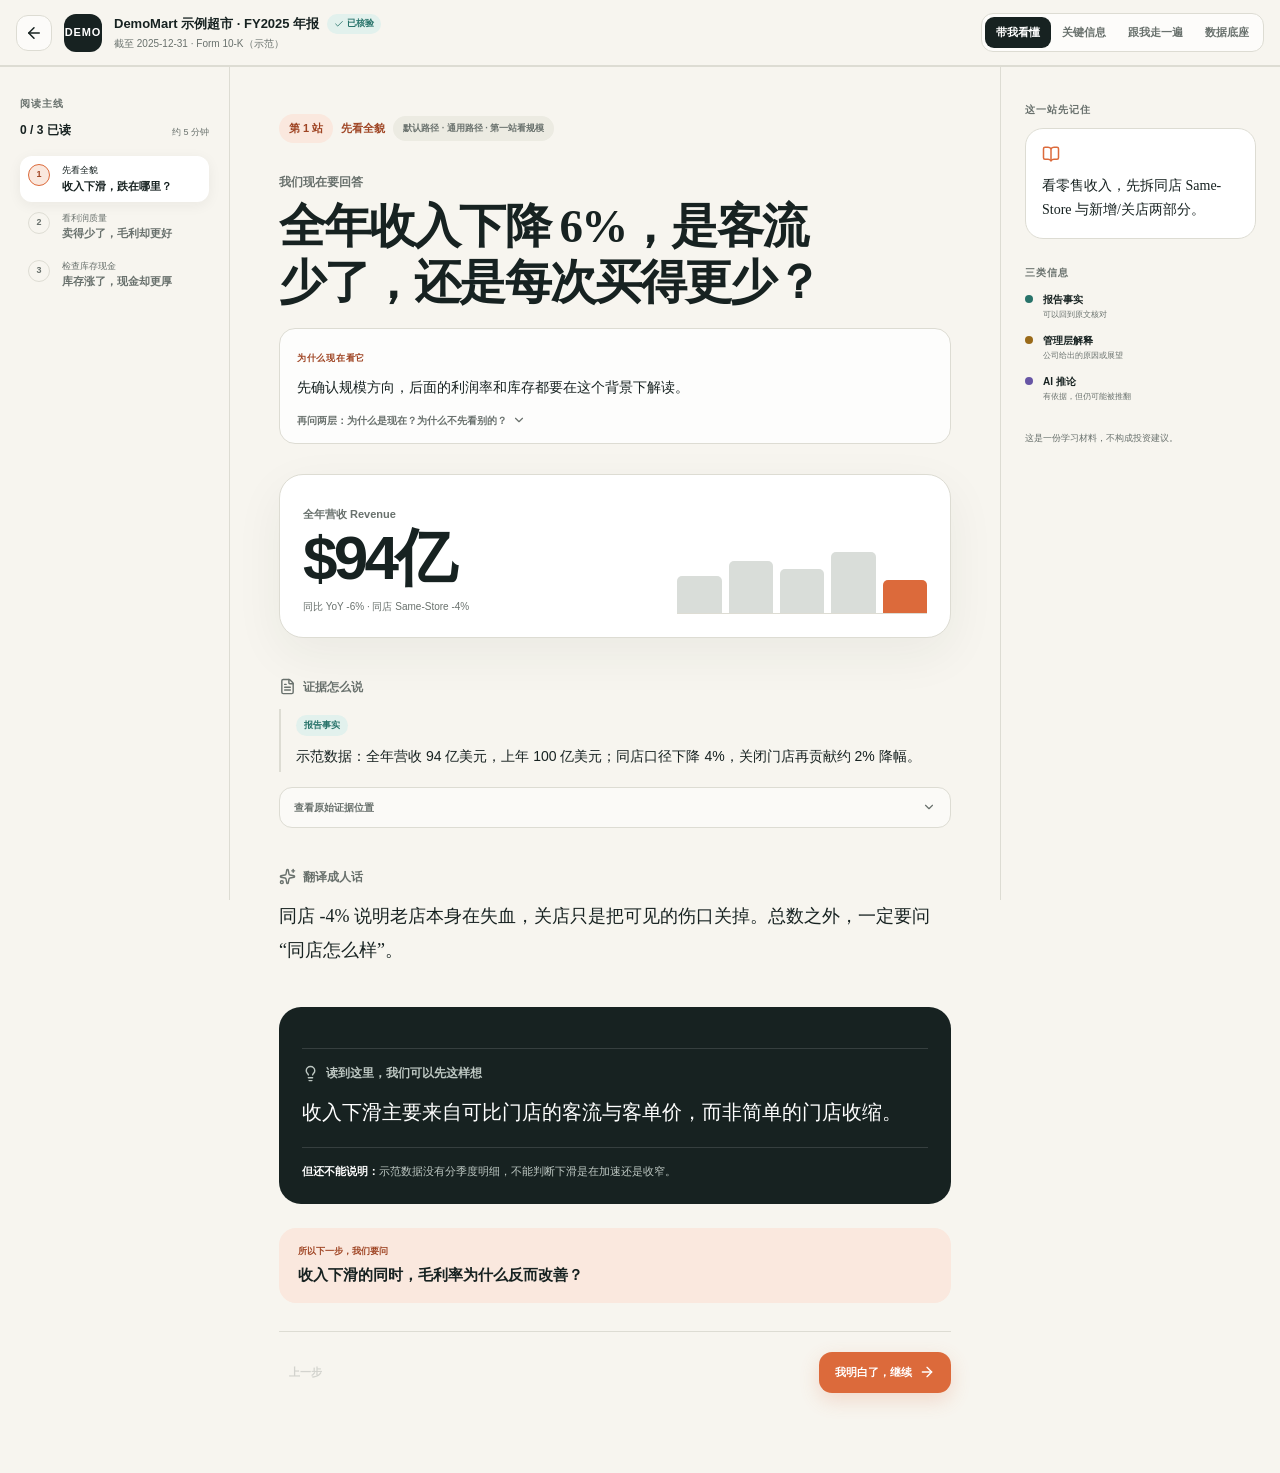
<file: report/demomart-fy2025/index.html>
<!DOCTYPE html><html lang="zh-CN"><head><meta charSet="utf-8"/><meta name="viewport" content="width=device-width, initial-scale=1"/><link rel="stylesheet" href="./_next/static/css/index.B7MsFrTl.css" data-rsc-css-href="./_next/static/css/index.B7MsFrTl.css" data-precedence="vite-rsc/importer-resources"/><link rel="modulepreload" fetchPriority="low" href="./_next/static/chunks/index-BN39xEd4.js"/><script src="/./_next/static/chunks/rolldown-runtime-C60lm6uB.js" type="module" async=""></script><script src="/./_next/static/chunks/framework-D_rUT4EX.js" type="module" async=""></script><script src="/./_next/static/chunks/app-elements-H_Dr48wG.js" type="module" async=""></script><script src="/./_next/static/chunks/hash-Cp347hhd.js" type="module" async=""></script><script src="/./_next/static/chunks/record-uXSNv6cl.js" type="module" async=""></script><script src="/./_next/static/chunks/app-rsc-cache-busting-D0KzyD1b.js" type="module" async=""></script><script src="/./_next/static/chunks/app-rsc-render-mode-CvTCGruk.js" type="module" async=""></script><script src="/./_next/static/chunks/headers-C_MtfdF4.js" type="module" async=""></script><script src="/./_next/static/chunks/protocol-headers-B9-bVeat.js" type="module" async=""></script><script src="/./_next/static/chunks/deployment-id-DFhHa9wO.js" type="module" async=""></script><script src="/./_next/static/chunks/navigation-errors-D5LMQqDL.js" type="module" async=""></script><link rel="modulepreload" href="./_next/static/chunks/rolldown-runtime-C60lm6uB.js" crossorigin=""/><link rel="modulepreload" href="./_next/static/chunks/framework-D_rUT4EX.js" crossorigin=""/><link rel="modulepreload" href="./_next/static/chunks/app-elements-H_Dr48wG.js" crossorigin=""/><link rel="modulepreload" href="./_next/static/chunks/hash-Cp347hhd.js" crossorigin=""/><link rel="modulepreload" href="./_next/static/chunks/record-uXSNv6cl.js" crossorigin=""/><link rel="modulepreload" href="./_next/static/chunks/app-rsc-cache-busting-D0KzyD1b.js" crossorigin=""/><link rel="modulepreload" href="./_next/static/chunks/app-rsc-render-mode-CvTCGruk.js" crossorigin=""/><link rel="modulepreload" href="./_next/static/chunks/headers-C_MtfdF4.js" crossorigin=""/><link rel="modulepreload" href="./_next/static/chunks/protocol-headers-B9-bVeat.js" crossorigin=""/><link rel="modulepreload" href="./_next/static/chunks/deployment-id-DFhHa9wO.js" crossorigin=""/><link rel="modulepreload" href="./_next/static/chunks/navigation-errors-D5LMQqDL.js" crossorigin=""/><link rel="modulepreload" href="./_next/static/chunks/layout-segment-context-Dk6uV6Bw.js" crossorigin=""/><link rel="modulepreload" href="./_next/static/chunks/ReportWorkspace-DlFn3mbG.js" crossorigin=""/><link rel="modulepreload" href="./_next/static/chunks/reports-DnUE1Am4.js" crossorigin=""/><link rel="modulepreload" href="./_next/static/chunks/app-route-prefetch-policy-CVM1lZ8o.js" crossorigin=""/><link rel="modulepreload" href="./_next/static/chunks/query-DtBGhX2J.js" crossorigin=""/><title>财报陪读｜DemoMart 示例超市 FY2025 年报</title><meta name="description" content="从原始证据出发，一步一步读懂 DemoMart 示例超市 FY2025 年报。"/><script>Object.assign(((self[Symbol.for("vinext.navigationRuntime")]??={bootstrap:{routeManifest:null},functions:{}}).bootstrap.rsc??={rsc:[]}),{params:{"reportId":"demomart-fy2025"},nav:{"pathname":"/report/demomart-fy2025","searchParams":[]}})</script><link rel="modulepreload" href="./_next/static/chunks/index-BN39xEd4.js" />
</head><body><main class="min-h-screen bg-paper text-ink"><header class="topbar"><a href="/" class="icon" aria-label="返回入口"><svg xmlns="http://www.w3.org/2000/svg" width="18" height="18" viewBox="0 0 24 24" fill="none" stroke="currentColor" stroke-width="2" stroke-linecap="round" stroke-linejoin="round" class="lucide lucide-arrow-left" aria-hidden="true"><path d="m12 19-7-7 7-7"></path><path d="M19 12H5"></path></svg></a><div class="nke">DEMO</div><div class="report-title"><div><b>DemoMart 示例超市<!-- --> · <!-- -->FY2025 年报</b><span class="verified"><svg xmlns="http://www.w3.org/2000/svg" width="10" height="10" viewBox="0 0 24 24" fill="none" stroke="currentColor" stroke-width="2" stroke-linecap="round" stroke-linejoin="round" class="lucide lucide-check" aria-hidden="true"><path d="M20 6 9 17l-5-5"></path></svg> <!-- -->已核验</span></div><small>截至 <!-- -->2025-12-31<!-- --> · <!-- -->Form 10-K（示范）</small></div><div class="mode"><button class="active">带我看懂</button><button class="">关键信息</button><button class="">跟我走一遍</button><button class="">数据底座</button></div><button class="icon mobile" aria-label="打开目录"><svg xmlns="http://www.w3.org/2000/svg" width="18" height="18" viewBox="0 0 24 24" fill="none" stroke="currentColor" stroke-width="2" stroke-linecap="round" stroke-linejoin="round" class="lucide lucide-menu" aria-hidden="true"><path d="M4 5h16"></path><path d="M4 12h16"></path><path d="M4 19h16"></path></svg></button><div class="progress"><i style="width:0%"></i></div></header><div class="workspace"><aside class="chapters"><p class="eyebrow">阅读主线</p><div class="read-count"><b>0<!-- --> / <!-- -->3<!-- --> 已读</b><span>约 <!-- -->5<!-- --> 分钟</span></div><nav><button class="active"><span class="">1</span><div><small>先看全貌</small><b>收入下滑，跌在哪里？</b></div></button><button class=""><span class="">2</span><div><small>看利润质量</small><b>卖得少了，毛利却更好</b></div></button><button class=""><span class="">3</span><div><small>检查库存现金</small><b>库存涨了，现金却更厚</b></div></button></nav></aside><article class="story"><div class="step"><span>第 <!-- -->1<!-- --> 站</span>先看全貌<span class="path-badge default">默认路径 · 通用路径 · 第一站看规模</span></div><p class="prompt">我们现在要回答</p><h1>全年收入下降 6%，是客流少了，还是每次买得更少？</h1><div class="reason"><span class="reason-label">为什么现在看它</span><p>先确认规模方向，后面的利润率和库存都要在这个背景下解读。</p><details><summary>再问两层：为什么是现在？为什么不先看别的？ <svg xmlns="http://www.w3.org/2000/svg" width="14" height="14" viewBox="0 0 24 24" fill="none" stroke="currentColor" stroke-width="2" stroke-linecap="round" stroke-linejoin="round" class="lucide lucide-chevron-down" aria-hidden="true"><path d="m6 9 6 6 6-6"></path></svg></summary><div class="reason-item"><b>为什么是现在</b><p>收入是链条第一环；方向不明，其余指标都无法解读。</p></div><div class="reason-item"><b>为什么不先看别的</b><p>不先看净利润 Net Income——它混入了费用与税务，是下游结果。</p></div></details></div><div class="metric-card"><div><span>全年营收 Revenue</span><strong>$94亿</strong><small>同比 YoY -6% · 同店 Same-Store -4%</small></div><div class="bars"><i class="" style="height:42%"></i><i class="" style="height:58%"></i><i class="" style="height:49%"></i><i class="" style="height:68%"></i><i class="last" style="height:37%"></i></div></div><section><div class="section-heading"><svg xmlns="http://www.w3.org/2000/svg" width="17" height="17" viewBox="0 0 24 24" fill="none" stroke="currentColor" stroke-width="2" stroke-linecap="round" stroke-linejoin="round" class="lucide lucide-file-text" aria-hidden="true"><path d="M6 22a2 2 0 0 1-2-2V4a2 2 0 0 1 2-2h8a2.4 2.4 0 0 1 1.704.706l3.588 3.588A2.4 2.4 0 0 1 20 8v12a2 2 0 0 1-2 2z"></path><path d="M14 2v5a1 1 0 0 0 1 1h5"></path><path d="M10 9H8"></path><path d="M16 13H8"></path><path d="M16 17H8"></path></svg><h2>证据怎么说</h2></div><div class="claim-row"><span class="claim fact">报告事实</span><p>示范数据：全年营收 94 亿美元，上年 100 亿美元；同店口径下降 4%，关闭门店再贡献约 2% 降幅。</p></div><details><summary>查看原始证据位置 <svg xmlns="http://www.w3.org/2000/svg" width="14" height="14" viewBox="0 0 24 24" fill="none" stroke="currentColor" stroke-width="2" stroke-linecap="round" stroke-linejoin="round" class="lucide lucide-chevron-down" aria-hidden="true"><path d="m6 9 6 6 6-6"></path></svg></summary><div class="source"><div><small>来源</small><b>示范 MD&amp;A · Revenue</b></div></div></details></section><section><div class="section-heading"><svg xmlns="http://www.w3.org/2000/svg" width="17" height="17" viewBox="0 0 24 24" fill="none" stroke="currentColor" stroke-width="2" stroke-linecap="round" stroke-linejoin="round" class="lucide lucide-sparkles" aria-hidden="true"><path d="M11.017 2.814a1 1 0 0 1 1.966 0l1.051 5.558a2 2 0 0 0 1.594 1.594l5.558 1.051a1 1 0 0 1 0 1.966l-5.558 1.051a2 2 0 0 0-1.594 1.594l-1.051 5.558a1 1 0 0 1-1.966 0l-1.051-5.558a2 2 0 0 0-1.594-1.594l-5.558-1.051a1 1 0 0 1 0-1.966l5.558-1.051a2 2 0 0 0 1.594-1.594z"></path><path d="M20 2v4"></path><path d="M22 4h-4"></path><circle cx="4" cy="20" r="2"></circle></svg><h2>翻译成人话</h2></div><p class="explain">同店 -4% 说明老店本身在失血，关店只是把可见的伤口关掉。总数之外，一定要问“同店怎么样”。</p></section><section class="conclusion"><div class="section-heading"><svg xmlns="http://www.w3.org/2000/svg" width="17" height="17" viewBox="0 0 24 24" fill="none" stroke="currentColor" stroke-width="2" stroke-linecap="round" stroke-linejoin="round" class="lucide lucide-lightbulb" aria-hidden="true"><path d="M15 14c.2-1 .7-1.7 1.5-2.5 1-.9 1.5-2.2 1.5-3.5A6 6 0 0 0 6 8c0 1 .2 2.2 1.5 3.5.7.7 1.3 1.5 1.5 2.5"></path><path d="M9 18h6"></path><path d="M10 22h4"></path></svg><h2>读到这里，我们可以先这样想</h2></div><p>收入下滑主要来自可比门店的客流与客单价，而非简单的门店收缩。</p><div><b>但还不能说明：</b>示范数据没有分季度明细，不能判断下滑是在加速还是收窄。</div></section><div class="next"><span>所以下一步，我们要问</span><b>收入下滑的同时，毛利率为什么反而改善？</b></div><footer><button disabled="">上一步</button><button class="primary">我明白了，继续<!-- --> <svg xmlns="http://www.w3.org/2000/svg" width="16" height="16" viewBox="0 0 24 24" fill="none" stroke="currentColor" stroke-width="2" stroke-linecap="round" stroke-linejoin="round" class="lucide lucide-arrow-right" aria-hidden="true"><path d="M5 12h14"></path><path d="m12 5 7 7-7 7"></path></svg></button></footer></article><aside class="memory"><p class="eyebrow">这一站先记住</p><div class="takeaway"><svg xmlns="http://www.w3.org/2000/svg" width="18" height="18" viewBox="0 0 24 24" fill="none" stroke="currentColor" stroke-width="2" stroke-linecap="round" stroke-linejoin="round" class="lucide lucide-book-open" aria-hidden="true"><path d="M12 5v16"></path><path d="M20.001 19A2 2 0 0022 17V5a2 2 0 00-1.999-2L16 3.002A5 5 0 0012 5a5 5 0 00-4-2H4a2 2 0 00-2 2v12a2 2 0 001.999 2H8a5 5 0 014 2 5 5 0 014-2z"></path></svg><p>看零售收入，先拆同店 Same-Store 与新增/关店两部分。</p></div><p class="eyebrow legend-title">三类信息</p><div class="legend"><i class="fact"></i><div><b>报告事实</b><small>可以回到原文核对</small></div></div><div class="legend"><i class="management"></i><div><b>管理层解释</b><small>公司给出的原因或展望</small></div></div><div class="legend"><i class="inference"></i><div><b>AI 推论</b><small>有依据，但仍可能被推翻</small></div></div><p class="disclaimer">这是一份学习材料，不构成投资建议。</p></aside></div></main><script type="module" src="./_next/static/chunks/index-BN39xEd4.js" id="_R_" async=""></script><script>((self[Symbol.for("vinext.navigationRuntime")]??={bootstrap:{routeManifest:null},functions:{}}).bootstrap.rsc??={rsc:[]}).rsc.push("0:{\"__staticSiblings\":[\"nike\"],\"page:/report/demomart-fy2025\":\"$L1\",\"layout:/\":\"$L2\",\"route:/report/demomart-fy2025\":\"$L3\",\"__route\":\"route:/report/demomart-fy2025\",\"__interceptionContext\":null,\"__layoutIds\":[\"layout:/\"],\"__rootLayout\":\"/\",\"__bfcacheSegmentIdentities\":{\"layout:/\":\"[\\\"layout\\\",\\\"layout:/\\\",\\\"root-boundary:/\\\",\\\"\\\"]\",\"page:/report/demomart-fy2025\":\"[\\\"page\\\",\\\"page:/report/:reportId\\\",\\\"root-boundary:/\\\",\\\"[\\\\\\\"report\\\\\\\",\\\\\\\"reportId|demomart-fy2025|d\\\\\\\"]\\\"]\"},\"__srcPage\":[\"report\",\"[reportId]\",\"page\"],\"__layoutFlags\":{\"layout:/\":\"s\"},\"__artifactCompatibility\":{\"schemaVersion\":1,\"graphVersion\":\"app-route-graph:d5636b1d353316df\",\"deploymentVersion\":\"f934a662-129f-4d2f-aa20-b7b7e61be149\",\"appElementsSchemaVersion\":1,\"rscPayloadSchemaVersion\":1,\"rootBoundaryId\":\"/\",\"renderEpoch\":null}}\n")</script><script>((self[Symbol.for("vinext.navigationRuntime")]??={bootstrap:{routeManifest:null},functions:{}}).bootstrap.rsc??={rsc:[]}).rsc.push("4:I[\"c5beb10df826\",[],\"Children\",1]\n")</script><script>((self[Symbol.for("vinext.navigationRuntime")]??={bootstrap:{routeManifest:null},functions:{}}).bootstrap.rsc??={rsc:[]}).rsc.push("5:I[\"0dc7e6a5ccb2\",[],\"GlobalErrorBoundary\",1]\n")</script><script>((self[Symbol.for("vinext.navigationRuntime")]??={bootstrap:{routeManifest:null},functions:{}}).bootstrap.rsc??={rsc:[]}).rsc.push("6:I[\"610eead2fe97\",[],\"default\",1]\n")</script><script>((self[Symbol.for("vinext.navigationRuntime")]??={bootstrap:{routeManifest:null},functions:{}}).bootstrap.rsc??={rsc:[]}).rsc.push("7:I[\"0dc7e6a5ccb2\",[],\"ErrorBoundary\",1]\n")</script><script>((self[Symbol.for("vinext.navigationRuntime")]??={bootstrap:{routeManifest:null},functions:{}}).bootstrap.rsc??={rsc:[]}).rsc.push("8:I[\"8c444080ebb8\",[],\"LayoutSegmentProvider\",1]\n")</script><script>((self[Symbol.for("vinext.navigationRuntime")]??={bootstrap:{routeManifest:null},functions:{}}).bootstrap.rsc??={rsc:[]}).rsc.push("9:I[\"c5beb10df826\",[],\"Slot\",1]\n")</script><script>((self[Symbol.for("vinext.navigationRuntime")]??={bootstrap:{routeManifest:null},functions:{}}).bootstrap.rsc??={rsc:[]}).rsc.push("a:I[\"0dc7e6a5ccb2\",[],\"NotFoundBoundary\",1]\n")</script><script>((self[Symbol.for("vinext.navigationRuntime")]??={bootstrap:{routeManifest:null},functions:{}}).bootstrap.rsc??={rsc:[]}).rsc.push("b:I[\"40fe166cc87b\",[],\"AppRouterScrollTarget\",1]\n")</script><script>((self[Symbol.for("vinext.navigationRuntime")]??={bootstrap:{routeManifest:null},functions:{}}).bootstrap.rsc??={rsc:[]}).rsc.push("c:I[\"0dc7e6a5ccb2\",[],\"RedirectBoundary\",1]\n")</script><script>((self[Symbol.for("vinext.navigationRuntime")]??={bootstrap:{routeManifest:null},functions:{}}).bootstrap.rsc??={rsc:[]}).rsc.push(":HL[\"./_next/static/css/index.B7MsFrTl.css\",\"style\"     ]\n")</script><script>((self[Symbol.for("vinext.navigationRuntime")]??={bootstrap:{routeManifest:null},functions:{}}).bootstrap.rsc??={rsc:[]}).rsc.push("2:[[[\"$\",\"link\",\"css:./_next/static/css/index.B7MsFrTl.css\",{\"rel\":\"stylesheet\",\"precedence\":\"vite-rsc/importer-resources\",\"href\":\"./_next/static/css/index.B7MsFrTl.css\",\"data-rsc-css-href\":\"./_next/static/css/index.B7MsFrTl.css\"}],\"$undefined\"],[\"$\",\"html\",null,{\"lang\":\"zh-CN\",\"children\":[\"$\",\"body\",null,{\"children\":[\"$\",\"$L4\",null,{}]}]}]]\n")</script><script>((self[Symbol.for("vinext.navigationRuntime")]??={bootstrap:{routeManifest:null},functions:{}}).bootstrap.rsc??={rsc:[]}).rsc.push("3:[[[\"$\",\"meta\",null,{\"charSet\":\"utf-8\"}],[[\"$\",\"title\",\"0\",{\"children\":\"财报陪读｜DemoMart 示例超市 FY2025 年报\"}],[\"$\",\"meta\",\"1\",{\"name\":\"description\",\"content\":\"从原始证据出发，一步一步读懂 DemoMart 示例超市 FY2025 年报。\"}]],[[\"$\",\"meta\",\"0\",{\"name\":\"viewport\",\"content\":\"width=device-width, initial-scale=1\"}]]],[\"$\",\"$L5\",null,{\"fallback\":\"$6\",\"children\":[\"$\",\"$L7\",null,{\"fallback\":\"$6\",\"children\":[\"$\",\"$L8\",null,{\"providerId\":\"layout:/\",\"segmentMap\":{\"children\":[\"report\",\"demomart-fy2025\"]},\"children\":[\"$\",\"$L9\",null,{\"id\":\"layout:/\",\"parallelSlots\":\"$undefined\",\"children\":[\"$\",\"$La\",null,{\"resetKey\":\"report\",\"fallback\":[[\"$\",\"title\",null,{\"children\":\"404: This page could not be found.\"}],[\"$\",\"div\",null,{\"style\":{\"fontFamily\":\"system-ui,\\\"Segoe UI\\\",Roboto,Helvetica,Arial,sans-serif,\\\"Apple Color Emoji\\\",\\\"Segoe UI Emoji\\\"\",\"height\":\"100vh\",\"textAlign\":\"center\",\"display\":\"flex\",\"flexDirection\":\"column\",\"alignItems\":\"center\",\"justifyContent\":\"center\"},\"children\":[\"$\",\"div\",null,{\"children\":[[\"$\",\"style\",null,{\"dangerouslySetInnerHTML\":{\"__html\":\"body{color:#000;background:#fff;margin:0}.next-error-h1{border-right:1px solid rgba(0,0,0,.3)}@media (prefers-color-scheme:dark){body{color:#fff;background:#000}.next-error-h1{border-right:1px solid rgba(255,255,255,.3)}}\"}}],[\"$\",\"h1\",null,{\"className\":\"next-error-h1\",\"style\":{\"display\":\"inline-block\",\"margin\":\"0 20px 0 0\",\"padding\":\"0 23px 0 0\",\"fontSize\":24,\"fontWeight\":500,\"verticalAlign\":\"top\",\"lineHeight\":\"49px\"},\"children\":404}],[\"$\",\"div\",null,{\"style\":{\"display\":\"inline-block\"},\"children\":[\"$\",\"h2\",null,{\"style\":{\"fontSize\":14,\"fontWeight\":400,\"lineHeight\":\"49px\",\"margin\":0},\"children\":\"This page could not be found.\"}]}]]}]}]],\"children\":[\"$\",\"$Lb\",null,{\"children\":[\"$\",\"$Lc\",null,{\"children\":[[\"$\",\"$L8\",null,{\"providerId\":\"page:/report/demomart-fy2025\",\"segmentMap\":{\"children\":[\"__PAGE__\"]},\"children\":[\"$\",\"$L9\",null,{\"id\":\"page:/report/demomart-fy2025\"}]}],null]}]}]}]}]}]}]}],null,null]\n")</script><script>((self[Symbol.for("vinext.navigationRuntime")]??={bootstrap:{routeManifest:null},functions:{}}).bootstrap.rsc??={rsc:[]}).rsc.push("d:I[\"a46c35824519\",[],\"default\",1]\n")</script><script>((self[Symbol.for("vinext.navigationRuntime")]??={bootstrap:{routeManifest:null},functions:{}}).bootstrap.rsc??={rsc:[]}).rsc.push("1:[\"$\",\"$Ld\",null,{\"reportId\":\"demomart-fy2025\"}]\n")</script><script>Object.assign(((self[Symbol.for("vinext.navigationRuntime")]??={bootstrap:{routeManifest:null},functions:{}}).bootstrap.rsc??={rsc:[]}),{"initialCacheKind":"static"});((self[Symbol.for("vinext.navigationRuntime")]??={bootstrap:{routeManifest:null},functions:{}}).bootstrap.rsc??={rsc:[]}).done=true</script></body></html>
</file>
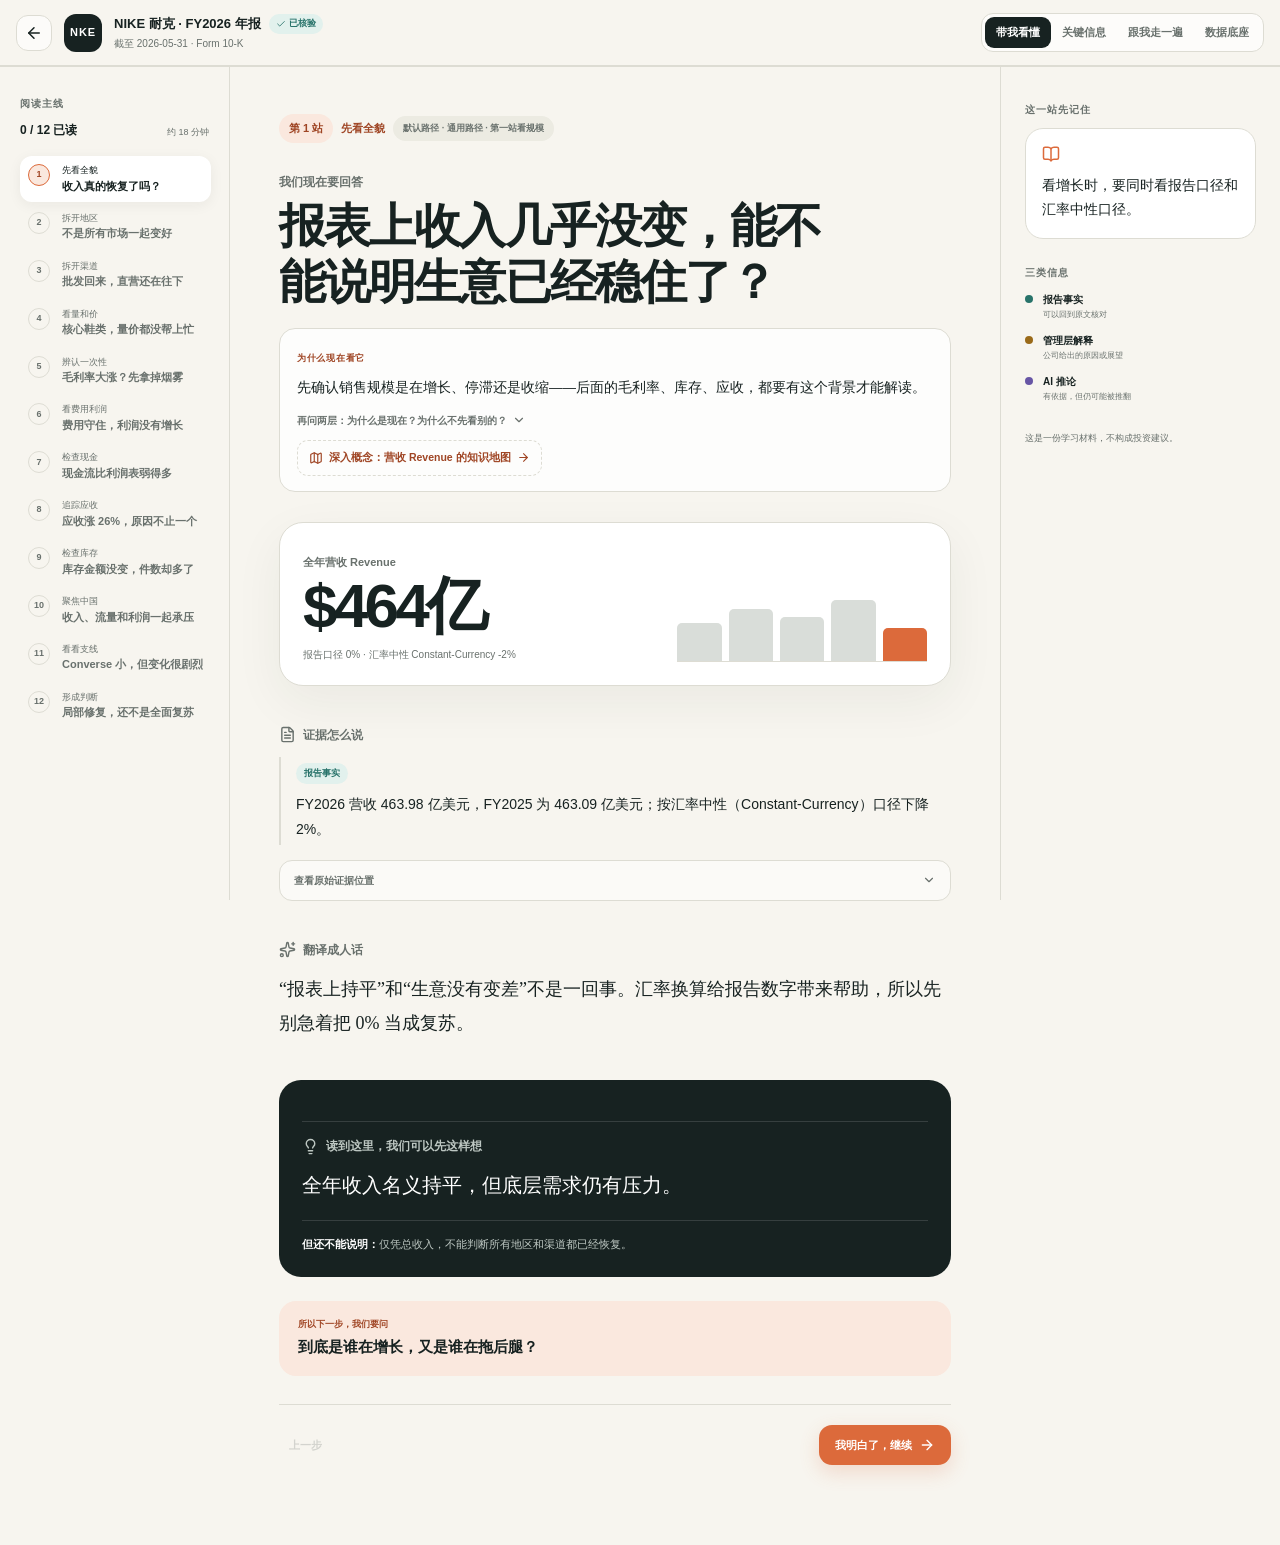
<file: report/nike-fy2026/index.html>
<!DOCTYPE html><html lang="zh-CN"><head><meta charSet="utf-8"/><meta name="viewport" content="width=device-width, initial-scale=1"/><link rel="stylesheet" href="./_next/static/css/index.B7MsFrTl.css" data-rsc-css-href="./_next/static/css/index.B7MsFrTl.css" data-precedence="vite-rsc/importer-resources"/><link rel="modulepreload" fetchPriority="low" href="./_next/static/chunks/index-BN39xEd4.js"/><script src="/./_next/static/chunks/rolldown-runtime-C60lm6uB.js" type="module" async=""></script><script src="/./_next/static/chunks/framework-D_rUT4EX.js" type="module" async=""></script><script src="/./_next/static/chunks/app-elements-H_Dr48wG.js" type="module" async=""></script><script src="/./_next/static/chunks/hash-Cp347hhd.js" type="module" async=""></script><script src="/./_next/static/chunks/record-uXSNv6cl.js" type="module" async=""></script><script src="/./_next/static/chunks/app-rsc-cache-busting-D0KzyD1b.js" type="module" async=""></script><script src="/./_next/static/chunks/app-rsc-render-mode-CvTCGruk.js" type="module" async=""></script><script src="/./_next/static/chunks/headers-C_MtfdF4.js" type="module" async=""></script><script src="/./_next/static/chunks/protocol-headers-B9-bVeat.js" type="module" async=""></script><script src="/./_next/static/chunks/deployment-id-DFhHa9wO.js" type="module" async=""></script><script src="/./_next/static/chunks/navigation-errors-D5LMQqDL.js" type="module" async=""></script><link rel="modulepreload" href="./_next/static/chunks/rolldown-runtime-C60lm6uB.js" crossorigin=""/><link rel="modulepreload" href="./_next/static/chunks/framework-D_rUT4EX.js" crossorigin=""/><link rel="modulepreload" href="./_next/static/chunks/app-elements-H_Dr48wG.js" crossorigin=""/><link rel="modulepreload" href="./_next/static/chunks/hash-Cp347hhd.js" crossorigin=""/><link rel="modulepreload" href="./_next/static/chunks/record-uXSNv6cl.js" crossorigin=""/><link rel="modulepreload" href="./_next/static/chunks/app-rsc-cache-busting-D0KzyD1b.js" crossorigin=""/><link rel="modulepreload" href="./_next/static/chunks/app-rsc-render-mode-CvTCGruk.js" crossorigin=""/><link rel="modulepreload" href="./_next/static/chunks/headers-C_MtfdF4.js" crossorigin=""/><link rel="modulepreload" href="./_next/static/chunks/protocol-headers-B9-bVeat.js" crossorigin=""/><link rel="modulepreload" href="./_next/static/chunks/deployment-id-DFhHa9wO.js" crossorigin=""/><link rel="modulepreload" href="./_next/static/chunks/navigation-errors-D5LMQqDL.js" crossorigin=""/><link rel="modulepreload" href="./_next/static/chunks/layout-segment-context-Dk6uV6Bw.js" crossorigin=""/><link rel="modulepreload" href="./_next/static/chunks/ReportWorkspace-DlFn3mbG.js" crossorigin=""/><link rel="modulepreload" href="./_next/static/chunks/reports-DnUE1Am4.js" crossorigin=""/><link rel="modulepreload" href="./_next/static/chunks/app-route-prefetch-policy-CVM1lZ8o.js" crossorigin=""/><link rel="modulepreload" href="./_next/static/chunks/query-DtBGhX2J.js" crossorigin=""/><title>财报陪读｜NIKE 耐克 FY2026 年报</title><meta name="description" content="从原始证据出发，一步一步读懂 NIKE 耐克 FY2026 年报。"/><script>Object.assign(((self[Symbol.for("vinext.navigationRuntime")]??={bootstrap:{routeManifest:null},functions:{}}).bootstrap.rsc??={rsc:[]}),{params:{"reportId":"nike-fy2026"},nav:{"pathname":"/report/nike-fy2026","searchParams":[]}})</script><link rel="modulepreload" href="./_next/static/chunks/index-BN39xEd4.js" />
</head><body><main class="min-h-screen bg-paper text-ink"><header class="topbar"><a href="/" class="icon" aria-label="返回入口"><svg xmlns="http://www.w3.org/2000/svg" width="18" height="18" viewBox="0 0 24 24" fill="none" stroke="currentColor" stroke-width="2" stroke-linecap="round" stroke-linejoin="round" class="lucide lucide-arrow-left" aria-hidden="true"><path d="m12 19-7-7 7-7"></path><path d="M19 12H5"></path></svg></a><div class="nke">NKE</div><div class="report-title"><div><b>NIKE 耐克<!-- --> · <!-- -->FY2026 年报</b><span class="verified"><svg xmlns="http://www.w3.org/2000/svg" width="10" height="10" viewBox="0 0 24 24" fill="none" stroke="currentColor" stroke-width="2" stroke-linecap="round" stroke-linejoin="round" class="lucide lucide-check" aria-hidden="true"><path d="M20 6 9 17l-5-5"></path></svg> <!-- -->已核验</span></div><small>截至 <!-- -->2026-05-31<!-- --> · <!-- -->Form 10-K</small></div><div class="mode"><button class="active">带我看懂</button><button class="">关键信息</button><button class="">跟我走一遍</button><button class="">数据底座</button></div><button class="icon mobile" aria-label="打开目录"><svg xmlns="http://www.w3.org/2000/svg" width="18" height="18" viewBox="0 0 24 24" fill="none" stroke="currentColor" stroke-width="2" stroke-linecap="round" stroke-linejoin="round" class="lucide lucide-menu" aria-hidden="true"><path d="M4 5h16"></path><path d="M4 12h16"></path><path d="M4 19h16"></path></svg></button><div class="progress"><i style="width:0%"></i></div></header><div class="workspace"><aside class="chapters"><p class="eyebrow">阅读主线</p><div class="read-count"><b>0<!-- --> / <!-- -->12<!-- --> 已读</b><span>约 <!-- -->18<!-- --> 分钟</span></div><nav><button class="active"><span class="">1</span><div><small>先看全貌</small><b>收入真的恢复了吗？</b></div></button><button class=""><span class="">2</span><div><small>拆开地区</small><b>不是所有市场一起变好</b></div></button><button class=""><span class="">3</span><div><small>拆开渠道</small><b>批发回来，直营还在往下</b></div></button><button class=""><span class="">4</span><div><small>看量和价</small><b>核心鞋类，量价都没帮上忙</b></div></button><button class=""><span class="">5</span><div><small>辨认一次性</small><b>毛利率大涨？先拿掉烟雾</b></div></button><button class=""><span class="">6</span><div><small>看费用利润</small><b>费用守住，利润没有增长</b></div></button><button class=""><span class="">7</span><div><small>检查现金</small><b>现金流比利润表弱得多</b></div></button><button class=""><span class="">8</span><div><small>追踪应收</small><b>应收涨 26%，原因不止一个</b></div></button><button class=""><span class="">9</span><div><small>检查库存</small><b>库存金额没变，件数却多了</b></div></button><button class=""><span class="">10</span><div><small>聚焦中国</small><b>收入、流量和利润一起承压</b></div></button><button class=""><span class="">11</span><div><small>看看支线</small><b>Converse 小，但变化很剧烈</b></div></button><button class=""><span class="">12</span><div><small>形成判断</small><b>局部修复，还不是全面复苏</b></div></button></nav></aside><article class="story"><div class="step"><span>第 <!-- -->1<!-- --> 站</span>先看全貌<span class="path-badge default">默认路径 · 通用路径 · 第一站看规模</span></div><p class="prompt">我们现在要回答</p><h1>报表上收入几乎没变，能不能说明生意已经稳住了？</h1><div class="reason"><span class="reason-label">为什么现在看它</span><p>先确认销售规模是在增长、停滞还是收缩——后面的毛利率、库存、应收，都要有这个背景才能解读。</p><details><summary>再问两层：为什么是现在？为什么不先看别的？ <svg xmlns="http://www.w3.org/2000/svg" width="14" height="14" viewBox="0 0 24 24" fill="none" stroke="currentColor" stroke-width="2" stroke-linecap="round" stroke-linejoin="round" class="lucide lucide-chevron-down" aria-hidden="true"><path d="m6 9 6 6 6-6"></path></svg></summary><div class="reason-item"><b>为什么是现在</b><p>利润已经混入成本、费用和税项，是下游结果；收入是链条的第一环。</p></div><div class="reason-item"><b>为什么不先看别的</b><p>不先看净利润 Net Income 或每股收益 EPS——它还叠加股数与回购；也不先看库存——没有销售趋势，库存上涨分不清是滞销还是备货。</p></div></details><button class="discover-entry"><svg xmlns="http://www.w3.org/2000/svg" width="14" height="14" viewBox="0 0 24 24" fill="none" stroke="currentColor" stroke-width="2" stroke-linecap="round" stroke-linejoin="round" class="lucide lucide-map" aria-hidden="true"><path d="M14.106 5.553a2 2 0 0 0 1.788 0l3.659-1.83A1 1 0 0 1 21 4.619v12.764a1 1 0 0 1-.553.894l-4.553 2.277a2 2 0 0 1-1.788 0l-4.212-2.106a2 2 0 0 0-1.788 0l-3.659 1.83A1 1 0 0 1 3 19.381V6.618a1 1 0 0 1 .553-.894l4.553-2.277a2 2 0 0 1 1.788 0z"></path><path d="M15 5.764v15"></path><path d="M9 3.236v15"></path></svg> 深入概念：<!-- -->营收<!-- --> <!-- -->Revenue<!-- --> 的知识地图 <svg xmlns="http://www.w3.org/2000/svg" width="13" height="13" viewBox="0 0 24 24" fill="none" stroke="currentColor" stroke-width="2" stroke-linecap="round" stroke-linejoin="round" class="lucide lucide-arrow-right" aria-hidden="true"><path d="M5 12h14"></path><path d="m12 5 7 7-7 7"></path></svg></button></div><div class="metric-card"><div><span>全年营收 Revenue</span><strong>$464亿</strong><small>报告口径 0% · 汇率中性 Constant-Currency -2%</small></div><div class="bars"><i class="" style="height:42%"></i><i class="" style="height:58%"></i><i class="" style="height:49%"></i><i class="" style="height:68%"></i><i class="last" style="height:37%"></i></div></div><section><div class="section-heading"><svg xmlns="http://www.w3.org/2000/svg" width="17" height="17" viewBox="0 0 24 24" fill="none" stroke="currentColor" stroke-width="2" stroke-linecap="round" stroke-linejoin="round" class="lucide lucide-file-text" aria-hidden="true"><path d="M6 22a2 2 0 0 1-2-2V4a2 2 0 0 1 2-2h8a2.4 2.4 0 0 1 1.704.706l3.588 3.588A2.4 2.4 0 0 1 20 8v12a2 2 0 0 1-2 2z"></path><path d="M14 2v5a1 1 0 0 0 1 1h5"></path><path d="M10 9H8"></path><path d="M16 13H8"></path><path d="M16 17H8"></path></svg><h2>证据怎么说</h2></div><div class="claim-row"><span class="claim fact">报告事实</span><p>FY2026 营收 463.98 亿美元，FY2025 为 463.09 亿美元；按汇率中性（Constant-Currency）口径下降 2%。</p></div><details><summary>查看原始证据位置 <svg xmlns="http://www.w3.org/2000/svg" width="14" height="14" viewBox="0 0 24 24" fill="none" stroke="currentColor" stroke-width="2" stroke-linecap="round" stroke-linejoin="round" class="lucide lucide-chevron-down" aria-hidden="true"><path d="m6 9 6 6 6-6"></path></svg></summary><div class="source"><div><small>来源</small><b>Form 10-K · MD&amp;A · Revenues</b></div><a target="_blank" rel="noreferrer" href="https://www.sec.gov/Archives/edgar/data/320187/000032018726000088/nke-20260531.htm">打开 SEC 原文 <svg xmlns="http://www.w3.org/2000/svg" width="12" height="12" viewBox="0 0 24 24" fill="none" stroke="currentColor" stroke-width="2" stroke-linecap="round" stroke-linejoin="round" class="lucide lucide-external-link" aria-hidden="true"><path d="M15 3h6v6"></path><path d="M10 14 21 3"></path><path d="M18 13v6a2 2 0 0 1-2 2H5a2 2 0 0 1-2-2V8a2 2 0 0 1 2-2h6"></path></svg></a></div></details></section><section><div class="section-heading"><svg xmlns="http://www.w3.org/2000/svg" width="17" height="17" viewBox="0 0 24 24" fill="none" stroke="currentColor" stroke-width="2" stroke-linecap="round" stroke-linejoin="round" class="lucide lucide-sparkles" aria-hidden="true"><path d="M11.017 2.814a1 1 0 0 1 1.966 0l1.051 5.558a2 2 0 0 0 1.594 1.594l5.558 1.051a1 1 0 0 1 0 1.966l-5.558 1.051a2 2 0 0 0-1.594 1.594l-1.051 5.558a1 1 0 0 1-1.966 0l-1.051-5.558a2 2 0 0 0-1.594-1.594l-5.558-1.051a1 1 0 0 1 0-1.966l5.558-1.051a2 2 0 0 0 1.594-1.594z"></path><path d="M20 2v4"></path><path d="M22 4h-4"></path><circle cx="4" cy="20" r="2"></circle></svg><h2>翻译成人话</h2></div><p class="explain">“报表上持平”和“生意没有变差”不是一回事。汇率换算给报告数字带来帮助，所以先别急着把 0% 当成复苏。</p></section><section class="conclusion"><div class="section-heading"><svg xmlns="http://www.w3.org/2000/svg" width="17" height="17" viewBox="0 0 24 24" fill="none" stroke="currentColor" stroke-width="2" stroke-linecap="round" stroke-linejoin="round" class="lucide lucide-lightbulb" aria-hidden="true"><path d="M15 14c.2-1 .7-1.7 1.5-2.5 1-.9 1.5-2.2 1.5-3.5A6 6 0 0 0 6 8c0 1 .2 2.2 1.5 3.5.7.7 1.3 1.5 1.5 2.5"></path><path d="M9 18h6"></path><path d="M10 22h4"></path></svg><h2>读到这里，我们可以先这样想</h2></div><p>全年收入名义持平，但底层需求仍有压力。</p><div><b>但还不能说明：</b>仅凭总收入，不能判断所有地区和渠道都已经恢复。</div></section><div class="next"><span>所以下一步，我们要问</span><b>到底是谁在增长，又是谁在拖后腿？</b></div><footer><button disabled="">上一步</button><button class="primary">我明白了，继续<!-- --> <svg xmlns="http://www.w3.org/2000/svg" width="16" height="16" viewBox="0 0 24 24" fill="none" stroke="currentColor" stroke-width="2" stroke-linecap="round" stroke-linejoin="round" class="lucide lucide-arrow-right" aria-hidden="true"><path d="M5 12h14"></path><path d="m12 5 7 7-7 7"></path></svg></button></footer></article><aside class="memory"><p class="eyebrow">这一站先记住</p><div class="takeaway"><svg xmlns="http://www.w3.org/2000/svg" width="18" height="18" viewBox="0 0 24 24" fill="none" stroke="currentColor" stroke-width="2" stroke-linecap="round" stroke-linejoin="round" class="lucide lucide-book-open" aria-hidden="true"><path d="M12 5v16"></path><path d="M20.001 19A2 2 0 0022 17V5a2 2 0 00-1.999-2L16 3.002A5 5 0 0012 5a5 5 0 00-4-2H4a2 2 0 00-2 2v12a2 2 0 001.999 2H8a5 5 0 014 2 5 5 0 014-2z"></path></svg><p>看增长时，要同时看报告口径和汇率中性口径。</p></div><p class="eyebrow legend-title">三类信息</p><div class="legend"><i class="fact"></i><div><b>报告事实</b><small>可以回到原文核对</small></div></div><div class="legend"><i class="management"></i><div><b>管理层解释</b><small>公司给出的原因或展望</small></div></div><div class="legend"><i class="inference"></i><div><b>AI 推论</b><small>有依据，但仍可能被推翻</small></div></div><p class="disclaimer">这是一份学习材料，不构成投资建议。</p></aside></div></main><script type="module" src="./_next/static/chunks/index-BN39xEd4.js" id="_R_" async=""></script><script>((self[Symbol.for("vinext.navigationRuntime")]??={bootstrap:{routeManifest:null},functions:{}}).bootstrap.rsc??={rsc:[]}).rsc.push("0:{\"__staticSiblings\":[\"nike\"],\"page:/report/nike-fy2026\":\"$L1\",\"layout:/\":\"$L2\",\"route:/report/nike-fy2026\":\"$L3\",\"__route\":\"route:/report/nike-fy2026\",\"__interceptionContext\":null,\"__layoutIds\":[\"layout:/\"],\"__rootLayout\":\"/\",\"__bfcacheSegmentIdentities\":{\"layout:/\":\"[\\\"layout\\\",\\\"layout:/\\\",\\\"root-boundary:/\\\",\\\"\\\"]\",\"page:/report/nike-fy2026\":\"[\\\"page\\\",\\\"page:/report/:reportId\\\",\\\"root-boundary:/\\\",\\\"[\\\\\\\"report\\\\\\\",\\\\\\\"reportId|nike-fy2026|d\\\\\\\"]\\\"]\"},\"__srcPage\":[\"report\",\"[reportId]\",\"page\"],\"__layoutFlags\":{\"layout:/\":\"s\"},\"__artifactCompatibility\":{\"schemaVersion\":1,\"graphVersion\":\"app-route-graph:d5636b1d353316df\",\"deploymentVersion\":\"f934a662-129f-4d2f-aa20-b7b7e61be149\",\"appElementsSchemaVersion\":1,\"rscPayloadSchemaVersion\":1,\"rootBoundaryId\":\"/\",\"renderEpoch\":null}}\n")</script><script>((self[Symbol.for("vinext.navigationRuntime")]??={bootstrap:{routeManifest:null},functions:{}}).bootstrap.rsc??={rsc:[]}).rsc.push("4:I[\"c5beb10df826\",[],\"Children\",1]\n")</script><script>((self[Symbol.for("vinext.navigationRuntime")]??={bootstrap:{routeManifest:null},functions:{}}).bootstrap.rsc??={rsc:[]}).rsc.push("5:I[\"0dc7e6a5ccb2\",[],\"GlobalErrorBoundary\",1]\n")</script><script>((self[Symbol.for("vinext.navigationRuntime")]??={bootstrap:{routeManifest:null},functions:{}}).bootstrap.rsc??={rsc:[]}).rsc.push("6:I[\"610eead2fe97\",[],\"default\",1]\n")</script><script>((self[Symbol.for("vinext.navigationRuntime")]??={bootstrap:{routeManifest:null},functions:{}}).bootstrap.rsc??={rsc:[]}).rsc.push("7:I[\"0dc7e6a5ccb2\",[],\"ErrorBoundary\",1]\n")</script><script>((self[Symbol.for("vinext.navigationRuntime")]??={bootstrap:{routeManifest:null},functions:{}}).bootstrap.rsc??={rsc:[]}).rsc.push("8:I[\"8c444080ebb8\",[],\"LayoutSegmentProvider\",1]\n")</script><script>((self[Symbol.for("vinext.navigationRuntime")]??={bootstrap:{routeManifest:null},functions:{}}).bootstrap.rsc??={rsc:[]}).rsc.push("9:I[\"c5beb10df826\",[],\"Slot\",1]\n")</script><script>((self[Symbol.for("vinext.navigationRuntime")]??={bootstrap:{routeManifest:null},functions:{}}).bootstrap.rsc??={rsc:[]}).rsc.push("a:I[\"0dc7e6a5ccb2\",[],\"NotFoundBoundary\",1]\n")</script><script>((self[Symbol.for("vinext.navigationRuntime")]??={bootstrap:{routeManifest:null},functions:{}}).bootstrap.rsc??={rsc:[]}).rsc.push("b:I[\"40fe166cc87b\",[],\"AppRouterScrollTarget\",1]\n")</script><script>((self[Symbol.for("vinext.navigationRuntime")]??={bootstrap:{routeManifest:null},functions:{}}).bootstrap.rsc??={rsc:[]}).rsc.push("c:I[\"0dc7e6a5ccb2\",[],\"RedirectBoundary\",1]\n")</script><script>((self[Symbol.for("vinext.navigationRuntime")]??={bootstrap:{routeManifest:null},functions:{}}).bootstrap.rsc??={rsc:[]}).rsc.push(":HL[\"./_next/static/css/index.B7MsFrTl.css\",\"style\"     ]\n")</script><script>((self[Symbol.for("vinext.navigationRuntime")]??={bootstrap:{routeManifest:null},functions:{}}).bootstrap.rsc??={rsc:[]}).rsc.push("2:[[[\"$\",\"link\",\"css:./_next/static/css/index.B7MsFrTl.css\",{\"rel\":\"stylesheet\",\"precedence\":\"vite-rsc/importer-resources\",\"href\":\"./_next/static/css/index.B7MsFrTl.css\",\"data-rsc-css-href\":\"./_next/static/css/index.B7MsFrTl.css\"}],\"$undefined\"],[\"$\",\"html\",null,{\"lang\":\"zh-CN\",\"children\":[\"$\",\"body\",null,{\"children\":[\"$\",\"$L4\",null,{}]}]}]]\n")</script><script>((self[Symbol.for("vinext.navigationRuntime")]??={bootstrap:{routeManifest:null},functions:{}}).bootstrap.rsc??={rsc:[]}).rsc.push("3:[[[\"$\",\"meta\",null,{\"charSet\":\"utf-8\"}],[[\"$\",\"title\",\"0\",{\"children\":\"财报陪读｜NIKE 耐克 FY2026 年报\"}],[\"$\",\"meta\",\"1\",{\"name\":\"description\",\"content\":\"从原始证据出发，一步一步读懂 NIKE 耐克 FY2026 年报。\"}]],[[\"$\",\"meta\",\"0\",{\"name\":\"viewport\",\"content\":\"width=device-width, initial-scale=1\"}]]],[\"$\",\"$L5\",null,{\"fallback\":\"$6\",\"children\":[\"$\",\"$L7\",null,{\"fallback\":\"$6\",\"children\":[\"$\",\"$L8\",null,{\"providerId\":\"layout:/\",\"segmentMap\":{\"children\":[\"report\",\"nike-fy2026\"]},\"children\":[\"$\",\"$L9\",null,{\"id\":\"layout:/\",\"parallelSlots\":\"$undefined\",\"children\":[\"$\",\"$La\",null,{\"resetKey\":\"report\",\"fallback\":[[\"$\",\"title\",null,{\"children\":\"404: This page could not be found.\"}],[\"$\",\"div\",null,{\"style\":{\"fontFamily\":\"system-ui,\\\"Segoe UI\\\",Roboto,Helvetica,Arial,sans-serif,\\\"Apple Color Emoji\\\",\\\"Segoe UI Emoji\\\"\",\"height\":\"100vh\",\"textAlign\":\"center\",\"display\":\"flex\",\"flexDirection\":\"column\",\"alignItems\":\"center\",\"justifyContent\":\"center\"},\"children\":[\"$\",\"div\",null,{\"children\":[[\"$\",\"style\",null,{\"dangerouslySetInnerHTML\":{\"__html\":\"body{color:#000;background:#fff;margin:0}.next-error-h1{border-right:1px solid rgba(0,0,0,.3)}@media (prefers-color-scheme:dark){body{color:#fff;background:#000}.next-error-h1{border-right:1px solid rgba(255,255,255,.3)}}\"}}],[\"$\",\"h1\",null,{\"className\":\"next-error-h1\",\"style\":{\"display\":\"inline-block\",\"margin\":\"0 20px 0 0\",\"padding\":\"0 23px 0 0\",\"fontSize\":24,\"fontWeight\":500,\"verticalAlign\":\"top\",\"lineHeight\":\"49px\"},\"children\":404}],[\"$\",\"div\",null,{\"style\":{\"display\":\"inline-block\"},\"children\":[\"$\",\"h2\",null,{\"style\":{\"fontSize\":14,\"fontWeight\":400,\"lineHeight\":\"49px\",\"margin\":0},\"children\":\"This page could not be found.\"}]}]]}]}]],\"children\":[\"$\",\"$Lb\",null,{\"children\":[\"$\",\"$Lc\",null,{\"children\":[[\"$\",\"$L8\",null,{\"providerId\":\"page:/report/nike-fy2026\",\"segmentMap\":{\"children\":[\"__PAGE__\"]},\"children\":[\"$\",\"$L9\",null,{\"id\":\"page:/report/nike-fy2026\"}]}],null]}]}]}]}]}]}]}],null,null]\n")</script><script>((self[Symbol.for("vinext.navigationRuntime")]??={bootstrap:{routeManifest:null},functions:{}}).bootstrap.rsc??={rsc:[]}).rsc.push("d:I[\"a46c35824519\",[],\"default\",1]\n")</script><script>((self[Symbol.for("vinext.navigationRuntime")]??={bootstrap:{routeManifest:null},functions:{}}).bootstrap.rsc??={rsc:[]}).rsc.push("1:[\"$\",\"$Ld\",null,{\"reportId\":\"nike-fy2026\"}]\n")</script><script>Object.assign(((self[Symbol.for("vinext.navigationRuntime")]??={bootstrap:{routeManifest:null},functions:{}}).bootstrap.rsc??={rsc:[]}),{"initialCacheKind":"static"});((self[Symbol.for("vinext.navigationRuntime")]??={bootstrap:{routeManifest:null},functions:{}}).bootstrap.rsc??={rsc:[]}).done=true</script></body></html>
</file>
